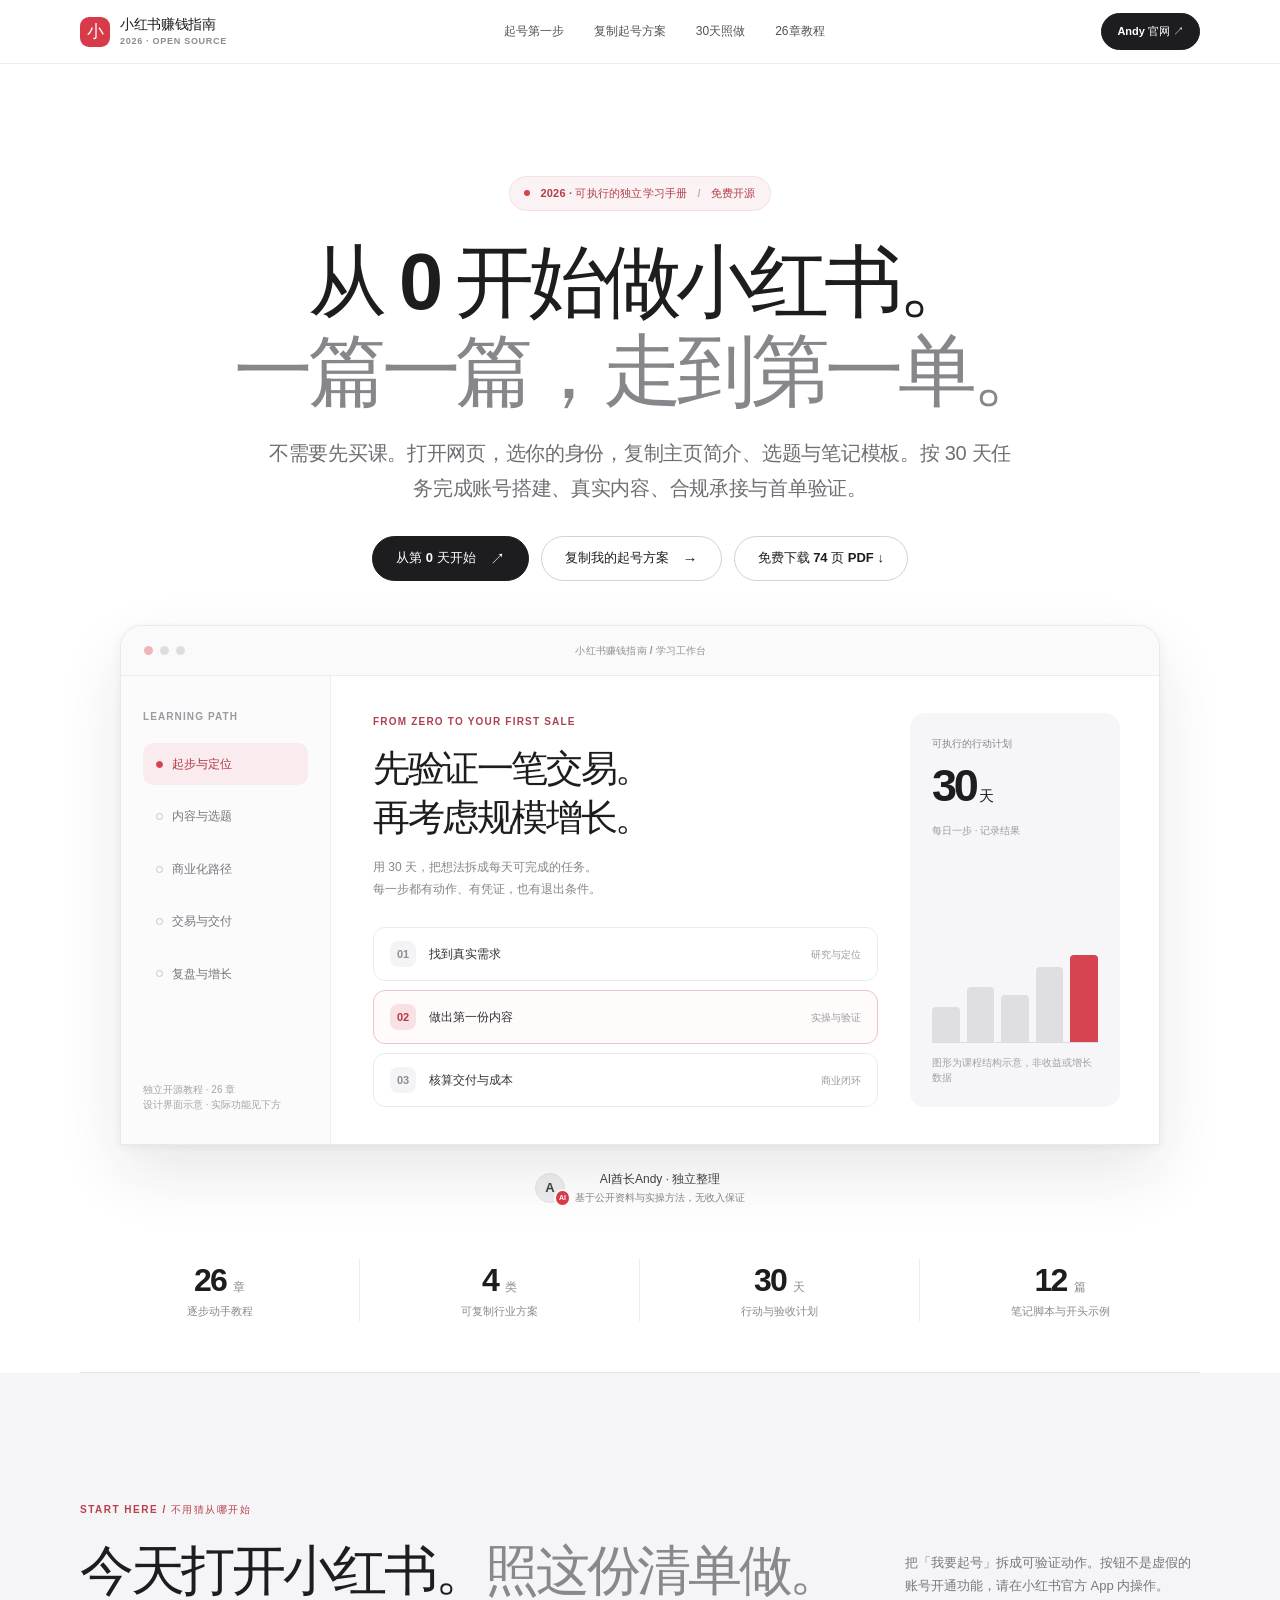
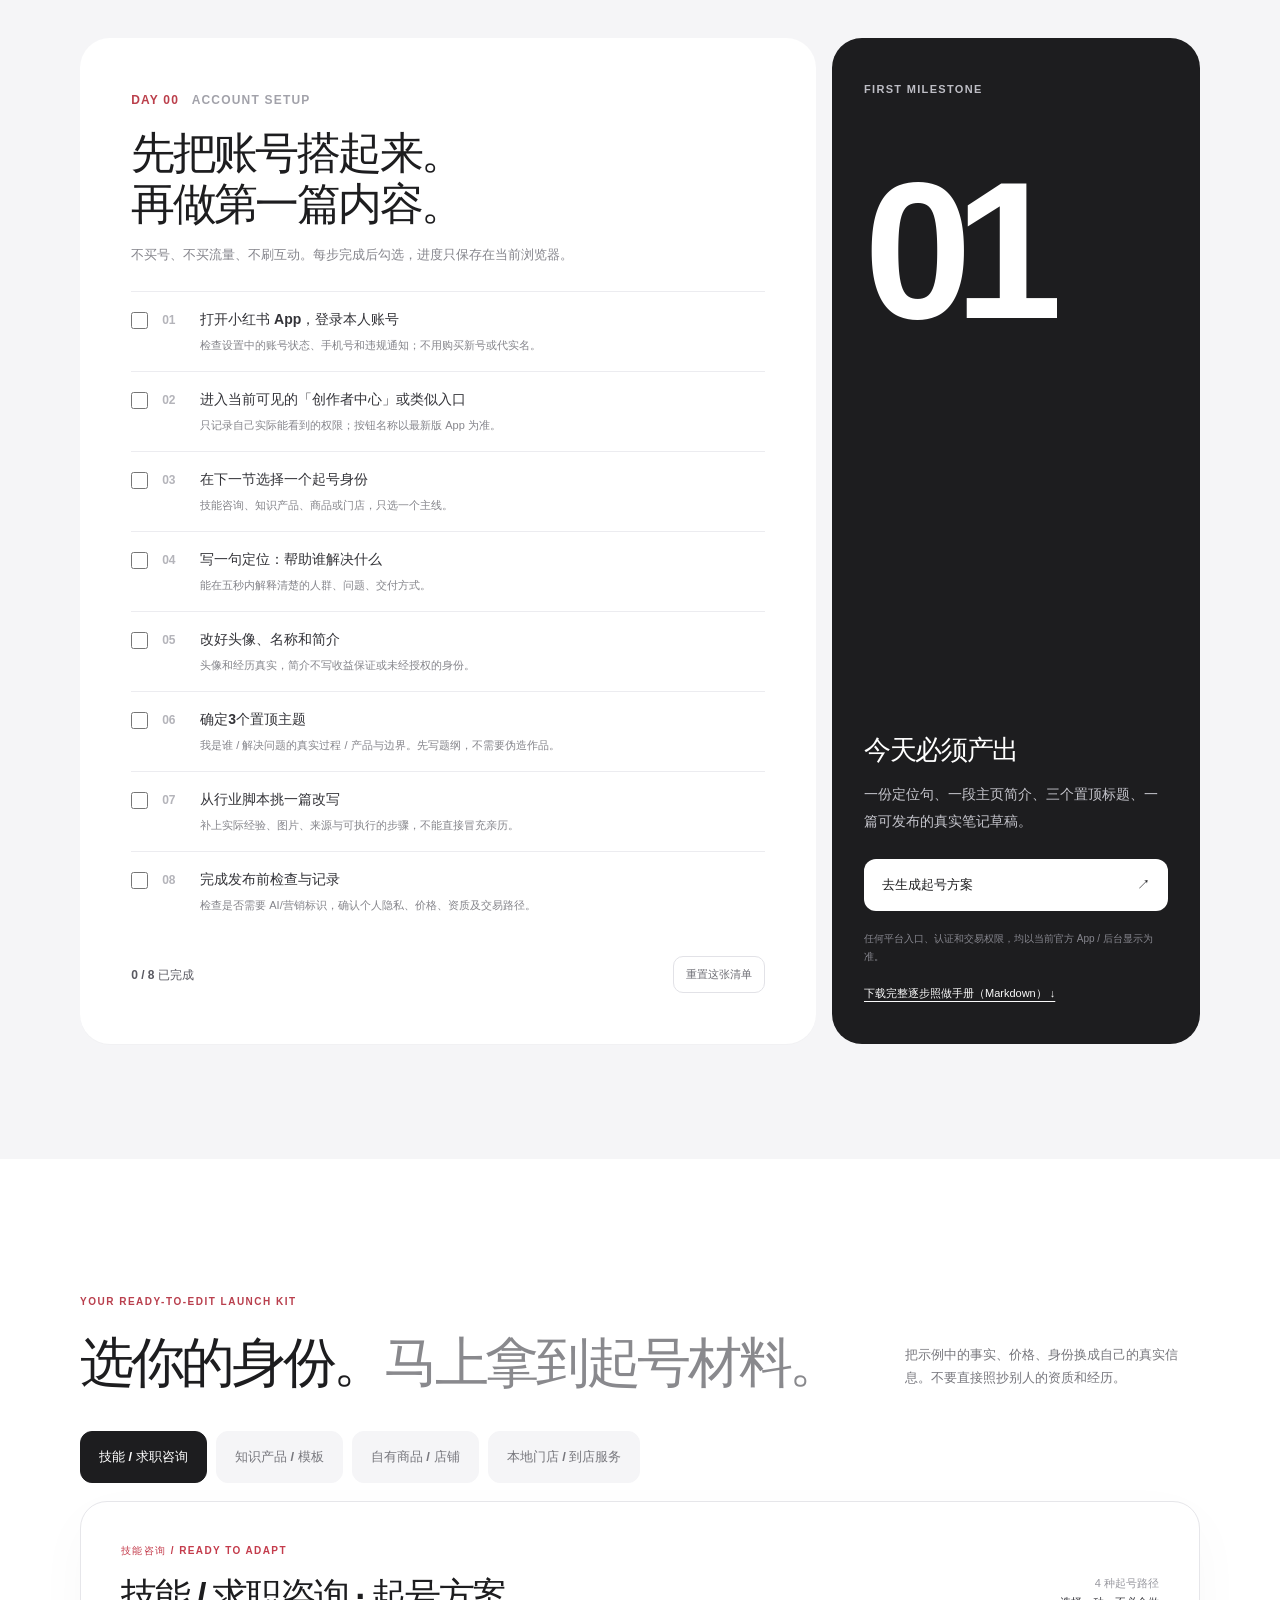
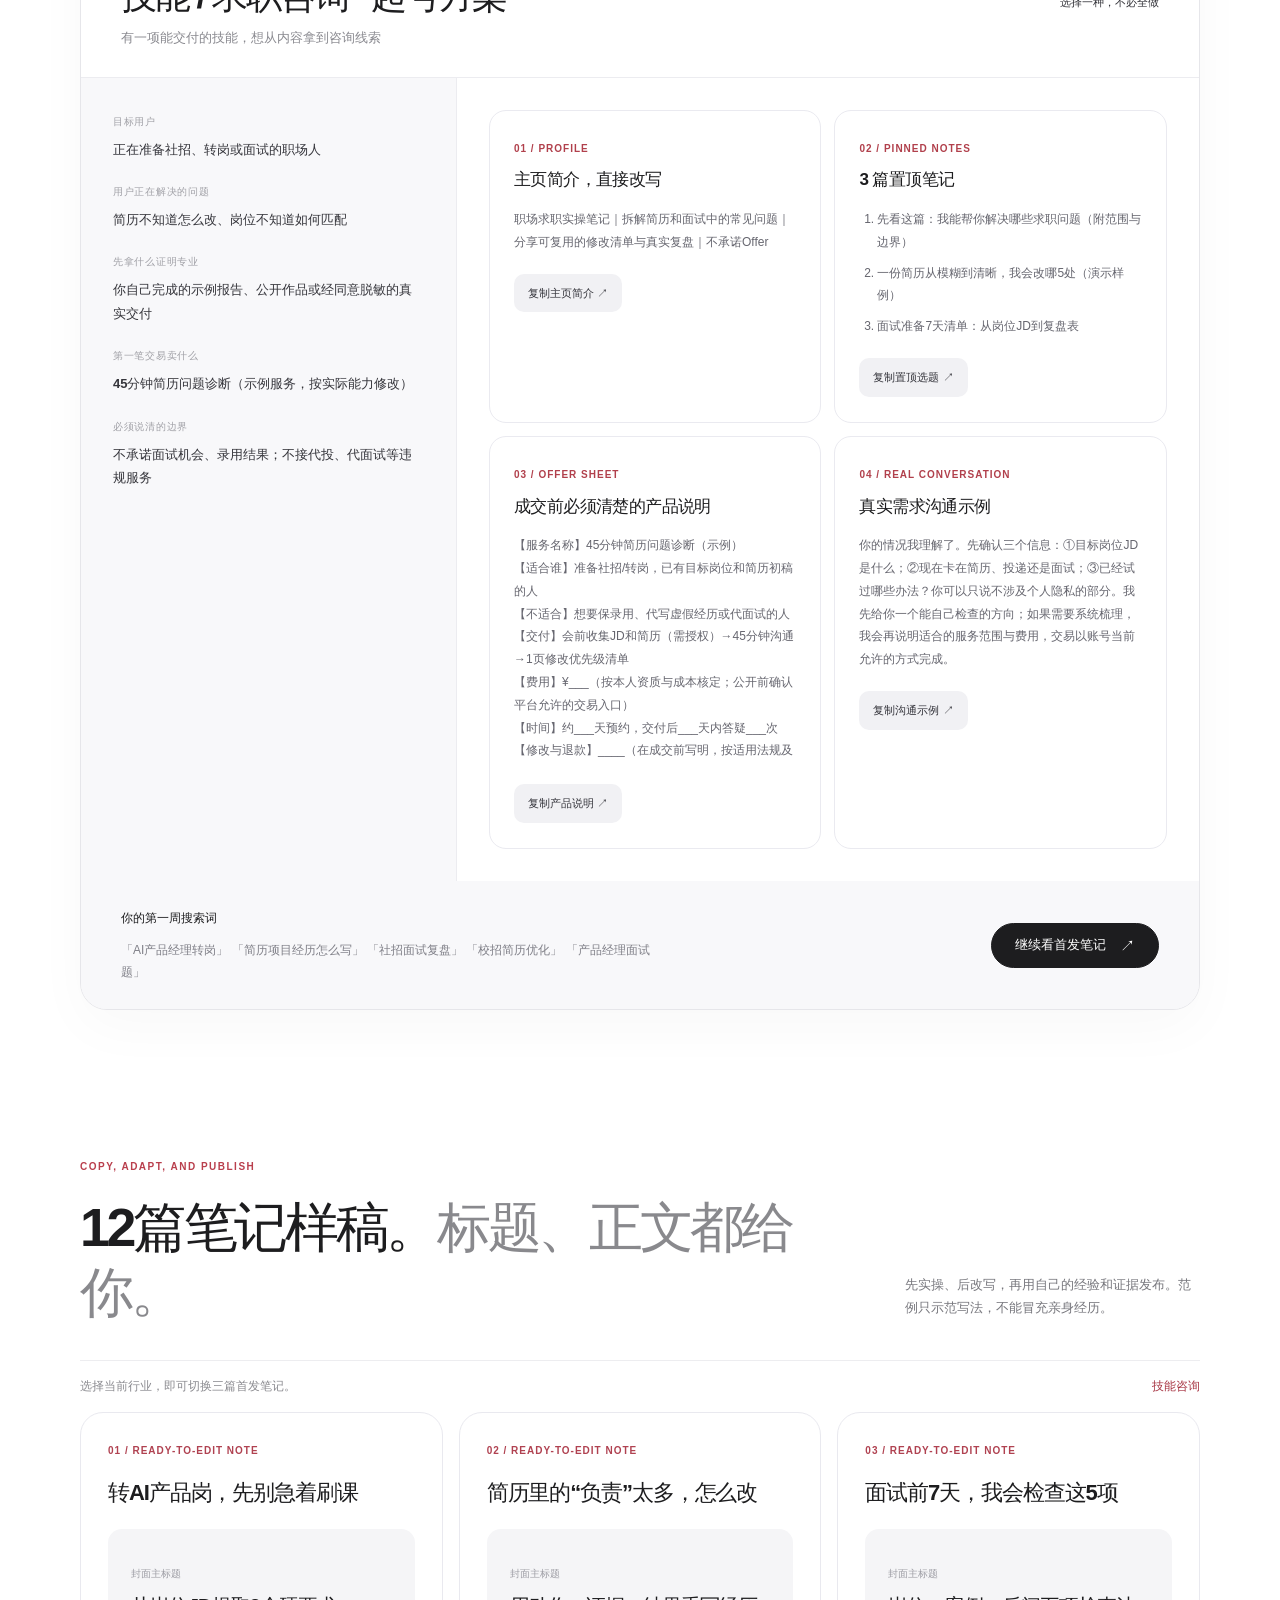
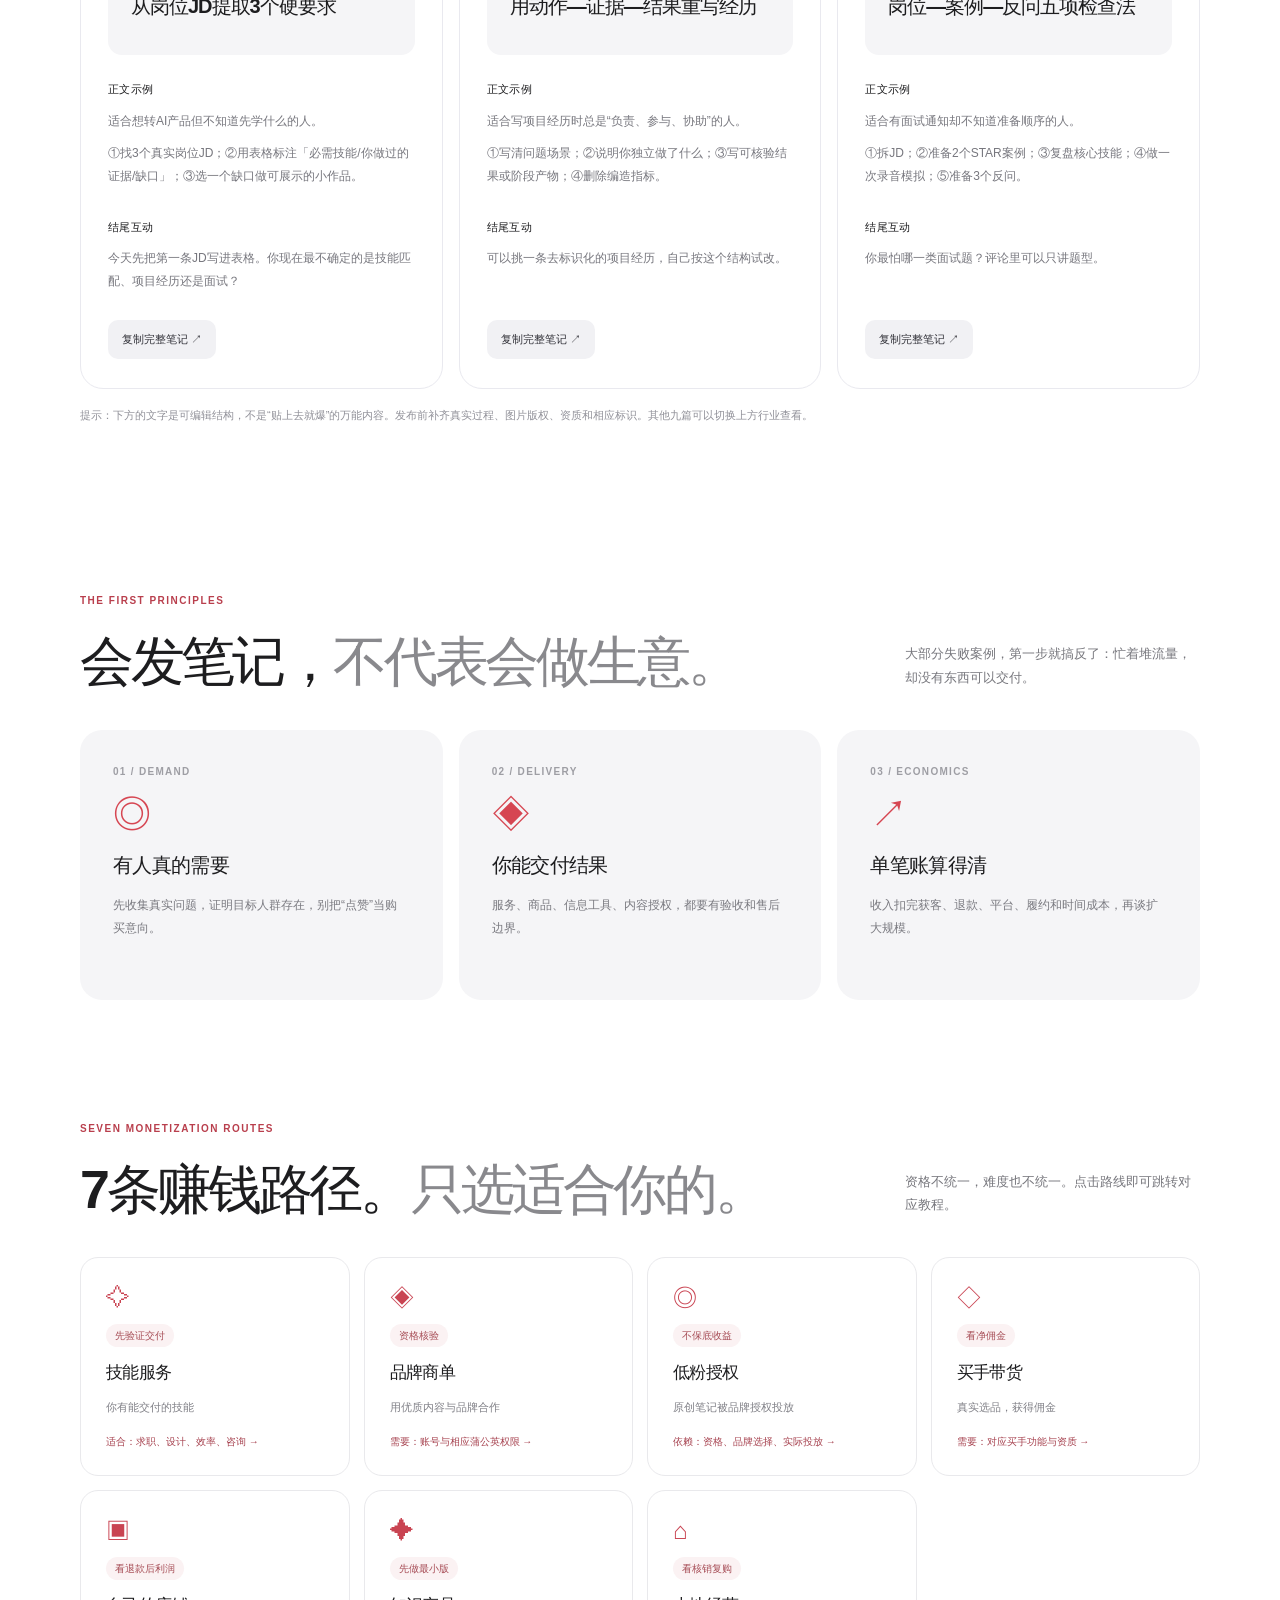
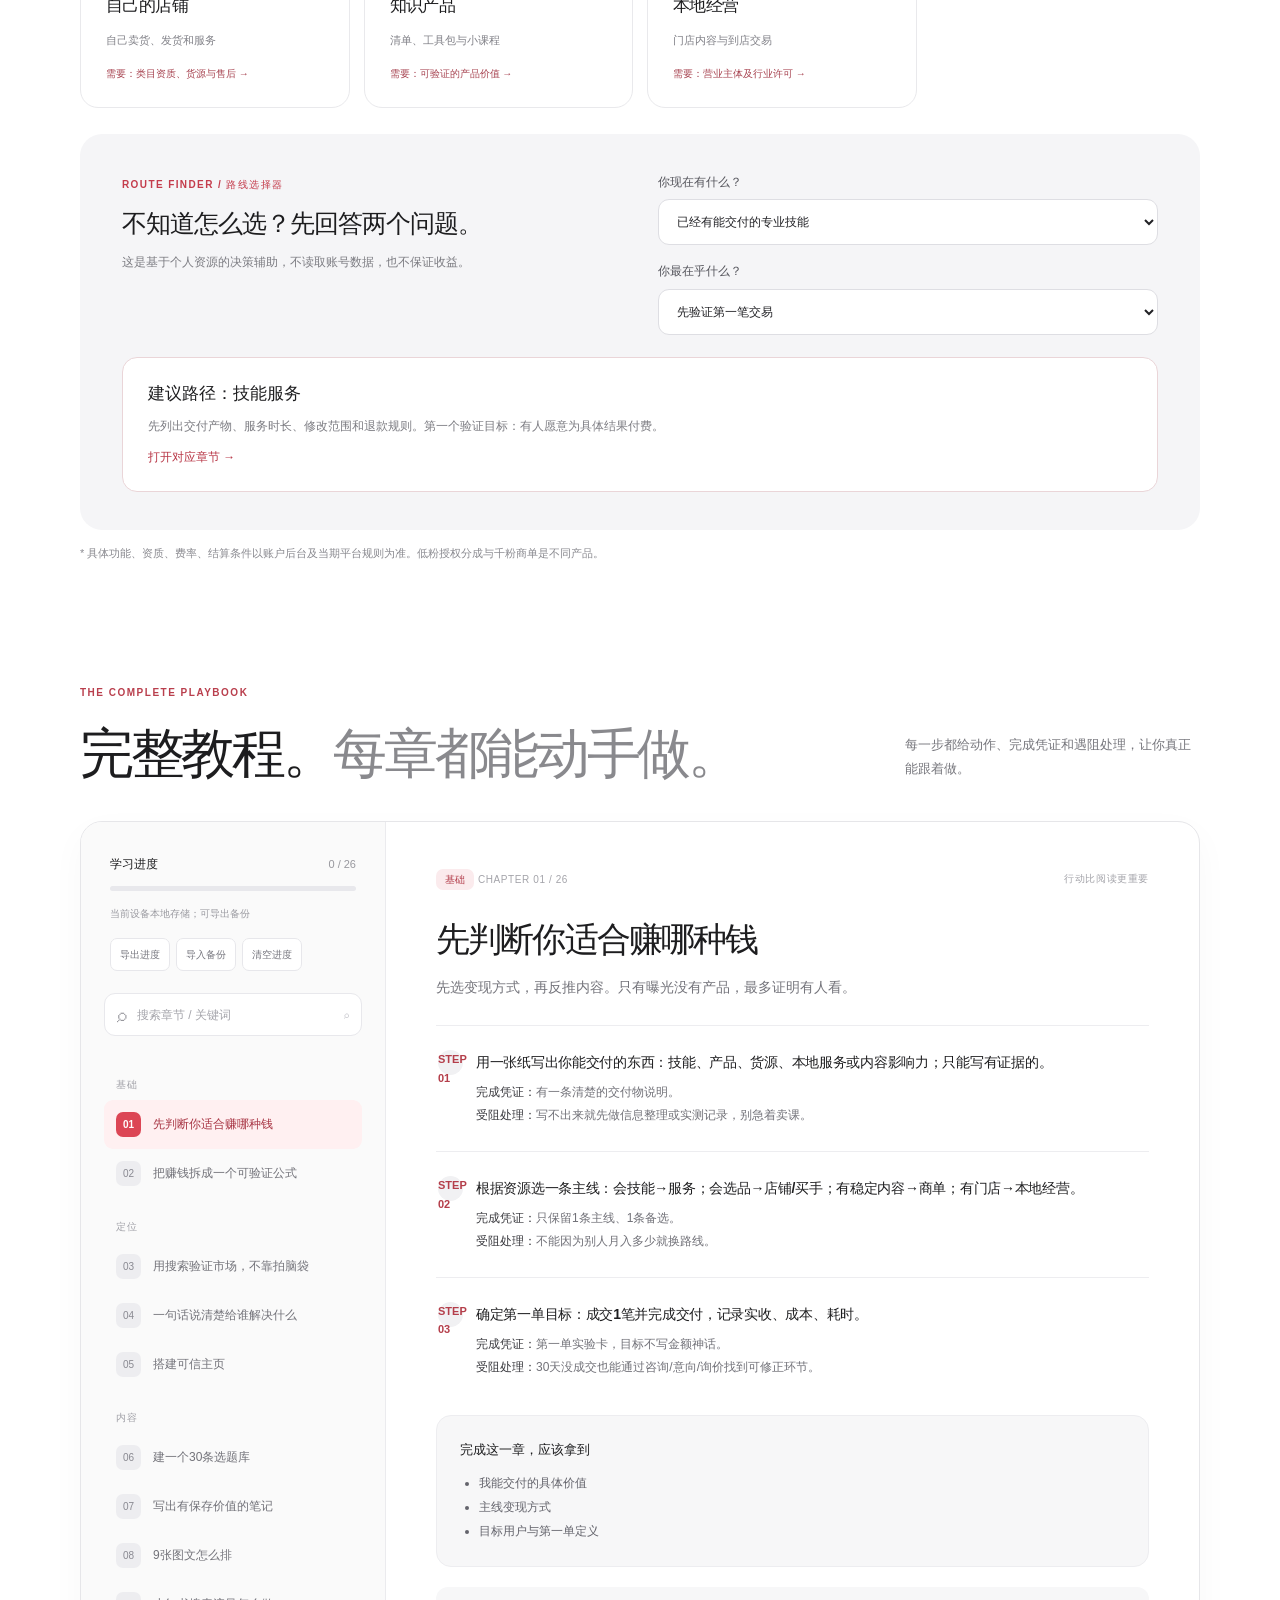
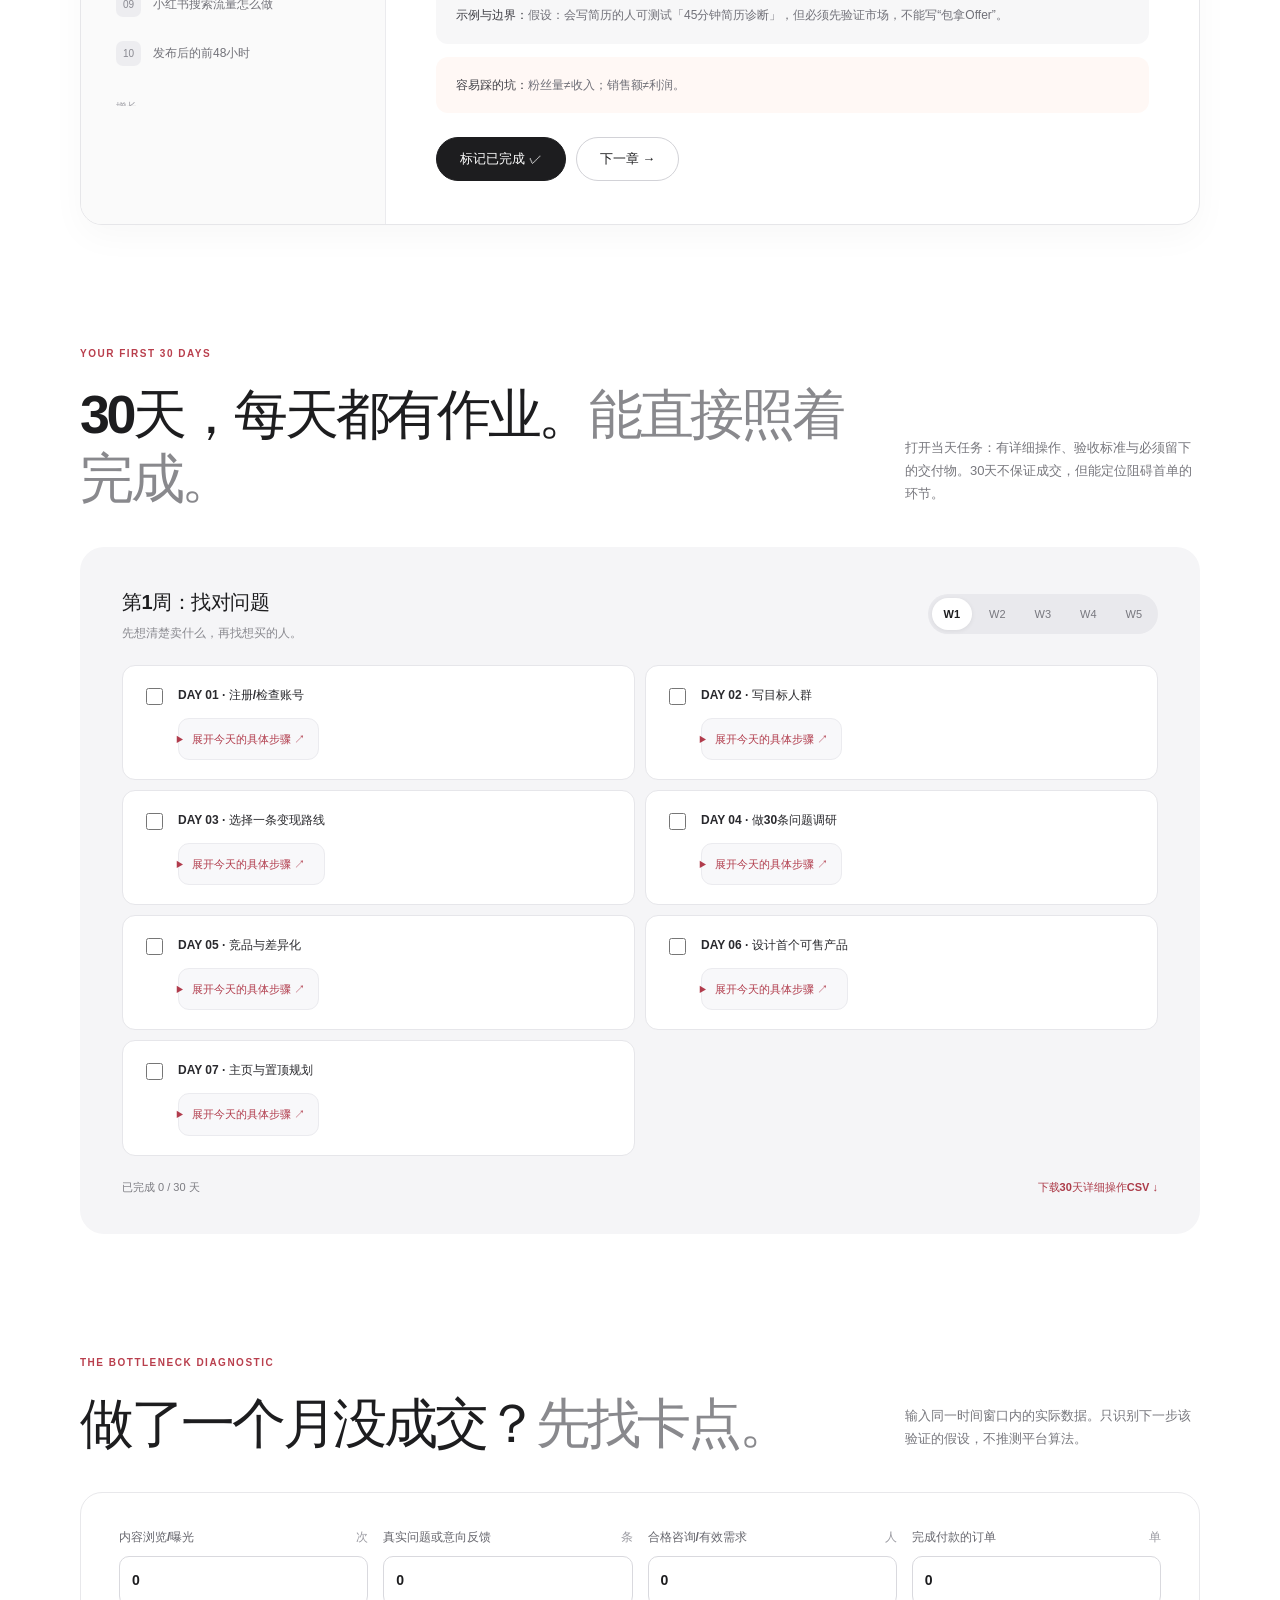
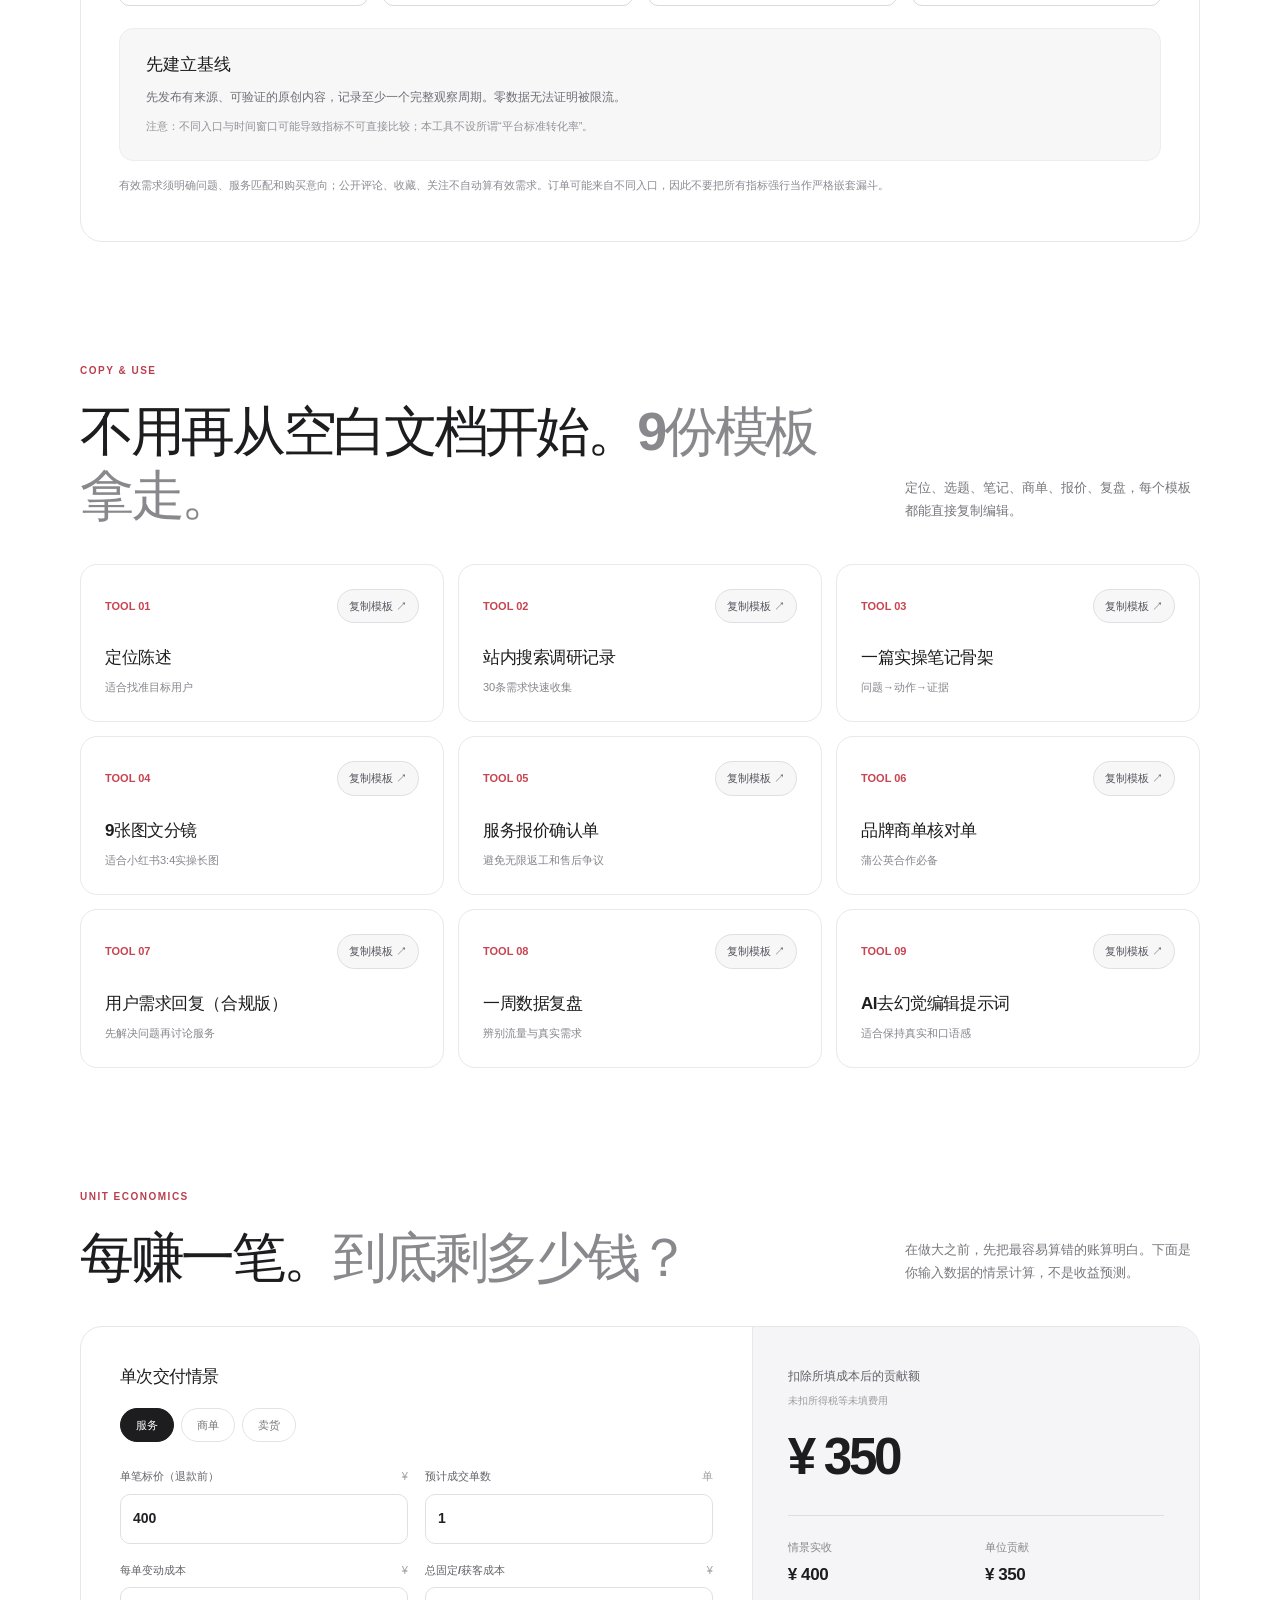
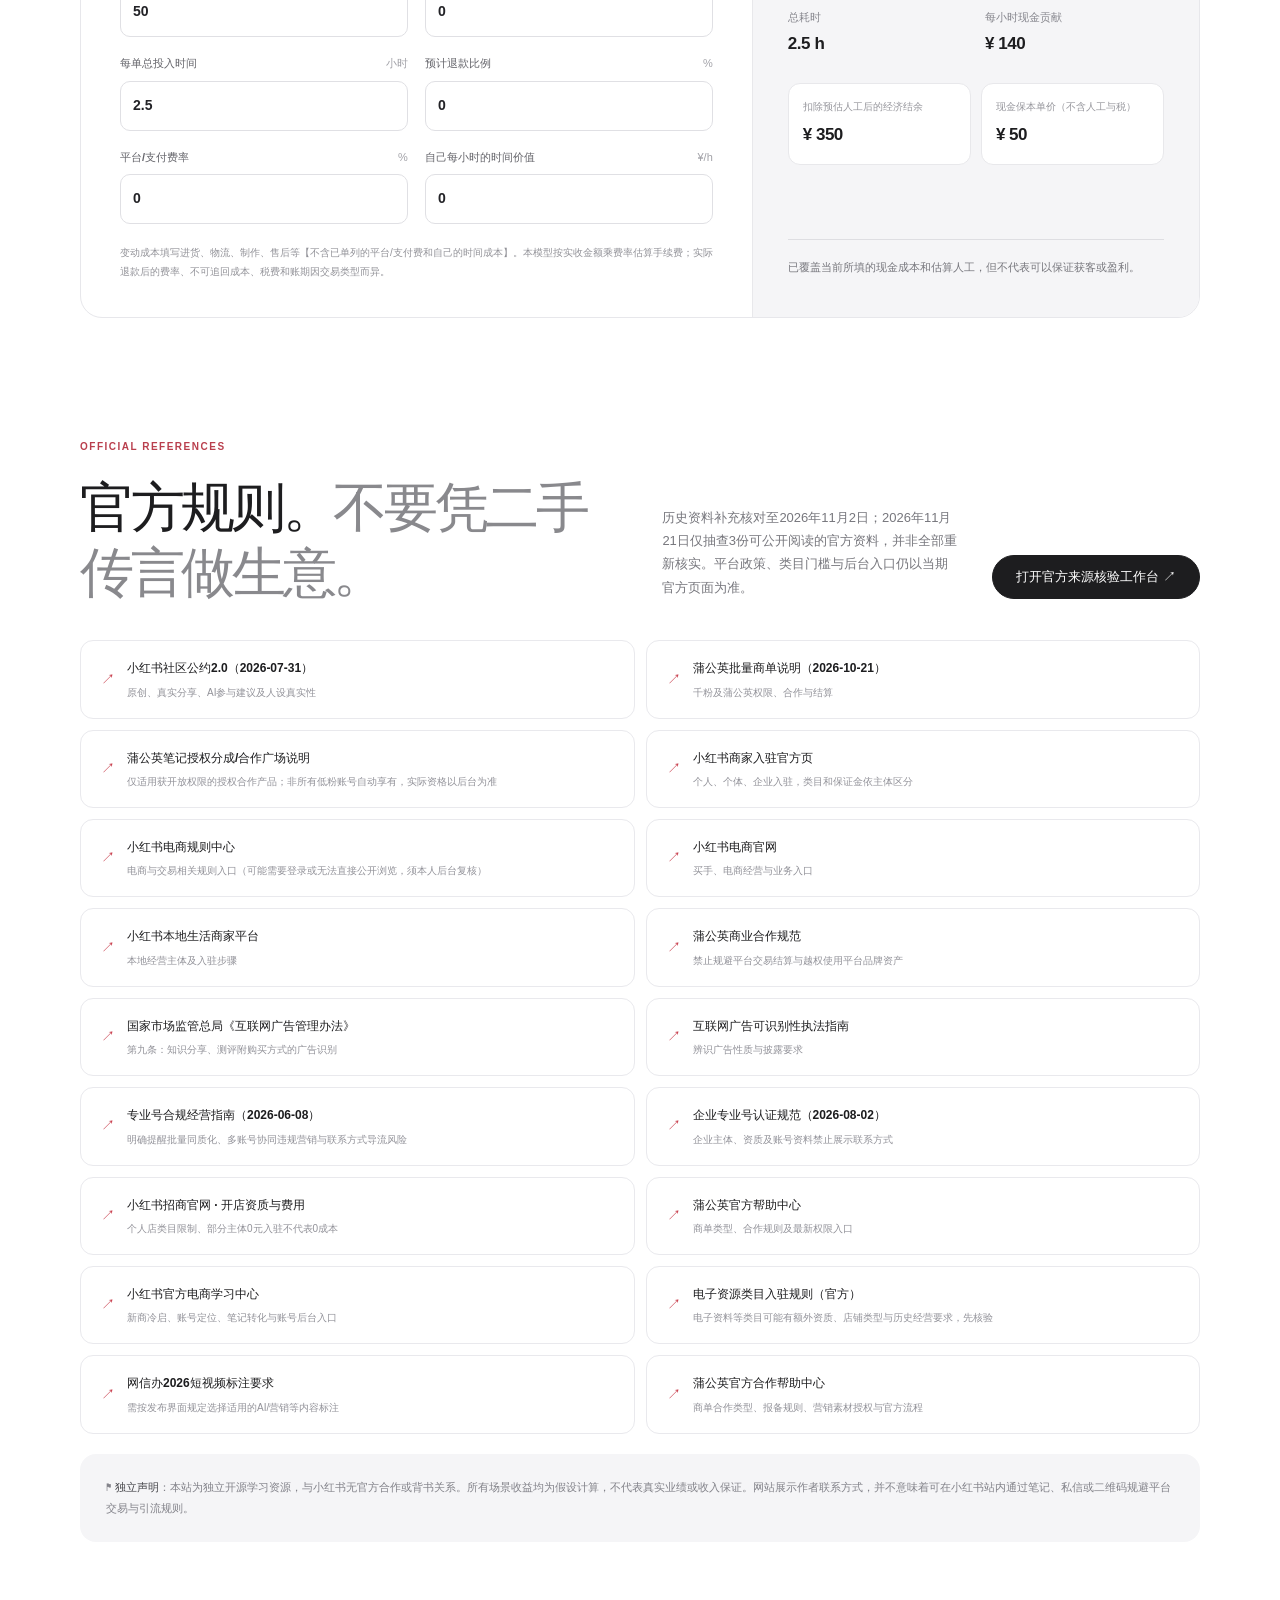
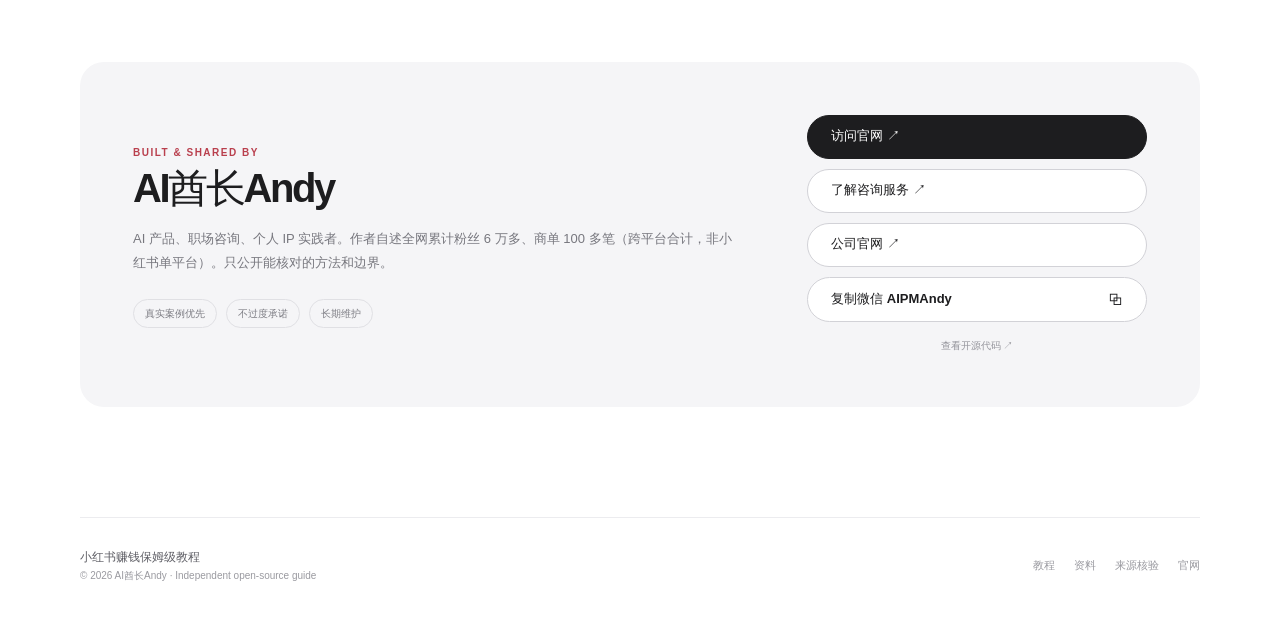
<file: index.html>
<!doctype html>


<html lang="zh-CN">
<head>
<meta charset="utf-8"/><title>小红书起号与变现：30天照做实操手册｜AI酋长Andy</title><meta content="width=device-width,initial-scale=1,viewport-fit=cover" name="viewport"/>
<meta content="light" name="color-scheme"/><meta content="#ffffff" name="theme-color"/>
<meta content="小红书从0起号到变现的免费开源实操手册：4种身份起号方案、12篇可复制笔记、30天逐日行动、26章课程、7条变现路线与利润计算。2026年规则来源可查。" name="description"/>
<meta content="AI酋长Andy" name="author"/>
<meta content="website" property="og:type"/><meta content="小红书赚钱保姆级教程" property="og:site_name"/>
<meta content="小红书赚钱保姆级教程 · 从0到第一单" property="og:title"/><meta content="先验证愿不愿意付钱，再考虑如何涨粉。26章完整实操手册、30天计划、收入成本计算器。" property="og:description"/>
<meta content="https://aipmandy.github.io/xiaohongshu-income-handbook/assets/social-preview.png" property="og:image"/>
<meta content="https://aipmandy.github.io/xiaohongshu-income-handbook/" property="og:url"/>
<meta content="summary_large_image" name="twitter:card"/>
<meta content="1200" property="og:image:width"/><meta content="630" property="og:image:height"/><meta content="小红书赚钱保姆级教程：30天逐日实操、4套起号方案、26章教程" property="og:image:alt"/><meta content="zh_CN" property="og:locale"/>
<meta content="@AIPMAndy" name="twitter:creator"/><meta content="小红书从0起号到变现 · 30天照做实操手册" name="twitter:title"/><meta content="先验证愿不愿意付钱，再考虑如何涨粉。26章完整实操手册、30天计划、收入成本计算器。" name="twitter:description"/><meta content="https://aipmandy.github.io/xiaohongshu-income-handbook/assets/social-preview.png" name="twitter:image"/><meta content="index,follow,max-image-preview:large" name="robots"/><meta content="小红书赚钱,小红书变现,小红书副业,蒲公英商单,小红书开店,小红书买手,小红书教程,AI酋长Andy" name="keywords"/>
<script type="application/ld+json">{"@context":"https://schema.org","@graph":[{"@type":"Person","@id":"https://github.com/AIPMAndy#person","name":"AI酋长Andy","alternateName":["AI Chief Andy","Andy Liu","AIPMAndy"],"url":"https://metaver.vip/","sameAs":["https://x.com/AIPMAndy","https://github.com/AIPMAndy","https://metaver.vip/","https://t.me/AIPMAndy","https://www.threads.com/@andyaipm","https://www.youtube.com/channel/UCo3Uq_DFHKFQxX2vLqEZ8mw","https://space.bilibili.com/100287319","https://www.xiaohongshu.com/user/profile/578dd31382ec3924141f799e","https://aipmandy.github.io/"],"jobTitle":"流量 AI 联合创始人、星觉 AI 创始人"},{"@type":"WebSite","@id":"https://aipmandy.github.io/xiaohongshu-income-handbook/#website","url":"https://aipmandy.github.io/xiaohongshu-income-handbook/","name":"小红书赚钱保姆级教程","description":"小红书从0起号与变现：4套起号方案、12篇样稿、30天逐日实操和26章教程，免费开源。","inLanguage":"zh-CN","author":{"@id":"https://github.com/AIPMAndy#person"},"publisher":{"@id":"https://github.com/AIPMAndy#person"}},{"@type":"LearningResource","@id":"https://aipmandy.github.io/xiaohongshu-income-handbook/#handbook","name":"小红书赚钱保姆级教程（2026）","url":"https://aipmandy.github.io/xiaohongshu-income-handbook/","description":"小红书从0起号与变现：4套起号方案、12篇样稿、30天逐日实操和26章教程，免费开源。","inLanguage":"zh-CN","learningResourceType":"教程","isAccessibleForFree":true,"license":"https://opensource.org/licenses/MIT","dateModified":"2026-11-21","author":{"@id":"https://github.com/AIPMAndy#person"},"image":"https://aipmandy.github.io/xiaohongshu-income-handbook/assets/social-preview.png"}]}</script>
<link href="https://aipmandy.github.io/xiaohongshu-income-handbook/" rel="canonical"/>
<link href="assets/style.css" rel="stylesheet"/>
<link href="assets/favicon.svg" rel="icon" type="image/svg+xml"/></head>
<body>
<a class="skip-link" href="#guide">跳到完整教程</a>
<noscript><div class="noscript-note">本站交互功能需要 JavaScript。你仍可阅读 <a href="docs/complete-handbook.md">完整26章文本教程</a> 与 <a href="templates/30-day-plan.csv">30天CSV清单</a>。</div></noscript>
<div aria-hidden="true" class="bg-orb orb-one"></div><div aria-hidden="true" class="bg-orb orb-two"></div><div aria-hidden="true" class="bg-orb orb-three"></div>
<div aria-hidden="true" class="noise"></div>
<header class="topbar glass">
<a aria-label="返回首页" class="brand" href="#home"><span class="brand-mark">小</span><span class="brand-label">小红书赚钱指南 <small>2026 · OPEN SOURCE</small></span></a>
<nav aria-label="主导航" class="top-nav">
<a href="#start">起号第一步</a><a href="#playbooks">复制起号方案</a><a data-nav="roadmap" href="#roadmap">30天照做</a><a data-nav="guide" href="#guide">26章教程</a>
</nav>
<div class="top-actions"><a class="nav-social" href="https://metaver.vip/" rel="noopener noreferrer" target="_blank">Andy 官网 ↗</a><button aria-controls="mobileLinks" aria-expanded="false" aria-label="打开菜单" class="menu-button" id="mobileMenu" type="button"><span></span><span></span></button></div>
</header>
<nav aria-label="移动导航" class="mobile-links glass" hidden="" id="mobileLinks"><a href="#start">起号第一步</a><a href="#playbooks">复制起号方案</a><a href="#roadmap">30天照做</a><a href="#notes">可直接改写的笔记</a><a href="#guide">26章教程</a><a href="#calculator">利润测算</a><a href="#sources">官方资料</a></nav>
<main>
<section class="hero container" id="home">
<div class="hero-tag"><span class="live-dot"></span> 2026 · 可执行的独立学习手册 <span class="tag-split">/</span> 免费开源</div>
<div class="hero-layout">
<div class="hero-copy">
<h1>从 0 开始做小红书。<br/><span class="gradient-text">一篇一篇，走到第一单。</span></h1>
<p class="hero-sub">不需要先买课。打开网页，选你的身份，复制主页简介、选题与笔记模板。按 30 天任务完成账号搭建、真实内容、合规承接与首单验证。</p>
<div class="hero-buttons"><a class="btn primary" href="#start">从第 0 天开始 <span>↗</span></a><a class="btn secondary" href="#playbooks">复制我的起号方案 <span>→</span></a><a class="btn secondary" href="pdf/xiaohongshu-income-handbook-guide.pdf" download>免费下载 74 页 PDF ↓</a></div>
<div class="hero-cred"><div class="avatars">A<span>AI</span></div><div>AI酋长Andy · 独立整理<br/><small>基于公开资料与实操方法，无收入保证</small></div></div>
</div>
<div aria-label="网站教程界面设计展示。示意展示30天计划的操作结构，不包含真实收入或用户数据" class="hero-visual">
<div class="visual-panel">
<div class="preview-toolbar"><span aria-hidden="true" class="preview-dots"><i></i><i></i><i></i></span><span class="preview-url">小红书赚钱指南 / 学习工作台</span><span class="preview-spacer"></span></div>
<div class="preview-body">
<div aria-hidden="true" class="preview-sidebar">
<div class="preview-sidebar-label">LEARNING PATH</div>
<div class="preview-sidebar-item active"><b></b> 起步与定位</div>
<div class="preview-sidebar-item"><b></b> 内容与选题</div>
<div class="preview-sidebar-item"><b></b> 商业化路径</div>
<div class="preview-sidebar-item"><b></b> 交易与交付</div>
<div class="preview-sidebar-item"><b></b> 复盘与增长</div>
<div class="preview-sidebar-foot">独立开源教程 · 26 章<br/>设计界面示意 · 实际功能见下方</div>
</div>
<div class="preview-main">
<div class="preview-core">
<div class="preview-overline">FROM ZERO TO YOUR FIRST SALE</div>
<h3>先验证一笔交易。<br/>再考虑规模增长。</h3>
<p class="preview-description">用 30 天，把想法拆成每天可完成的任务。<br/>每一步都有动作、有凭证，也有退出条件。</p>
<div class="preview-steps">
<div class="preview-step"><span class="preview-step-index">01</span><strong>找到真实需求</strong><small>研究与定位</small></div>
<div class="preview-step is-current"><span class="preview-step-index">02</span><strong>做出第一份内容</strong><small>实操与验证</small></div>
<div class="preview-step"><span class="preview-step-index">03</span><strong>核算交付与成本</strong><small>商业闭环</small></div>
</div>
</div>
<div aria-hidden="true" class="preview-side-stat">
<span class="slabel">可执行的行动计划</span><span class="snumber">30<span>天</span></span><span class="sdetail">每日一步 · 记录结果</span>
<div class="preview-bars"><i></i><i></i><i></i><i></i><i></i></div><span class="preview-caveat">图形为课程结构示意，非收益或增长数据</span>
</div>
</div>
</div>
</div>
</div>
</div>
<div class="hero-stats"><div><strong>26 <span>章</span></strong><small>逐步动手教程</small></div><div><strong>4 <span>类</span></strong><small>可复制行业方案</small></div><div><strong>30 <span>天</span></strong><small>行动与验收计划</small></div><div><strong>12 <span>篇</span></strong><small>笔记脚本与开头示例</small></div></div>
</section>

<section class="quick-start-shell" id="start"><div class="container">
<div class="section-eyebrow">START HERE / 不用猜从哪开始</div><div class="section-heading"><h2>今天打开小红书。<span>照这份清单做。</span></h2><p>把「我要起号」拆成可验证动作。按钮不是虚假的账号开通功能，请在小红书官方 App 内操作。</p></div>
<div class="launch-layout"><div class="launch-main"><div class="launch-number">DAY 00 <span>ACCOUNT SETUP</span></div><h3>先把账号搭起来。<br/>再做第一篇内容。</h3><p>不买号、不买流量、不刷互动。每步完成后勾选，进度只保存在当前浏览器。</p><div id="launchChecklist" class="launch-checklist"></div><div class="launch-actions"><span id="launchProgress" aria-live="polite">0 / 8 已完成</span><button class="tiny-btn" id="resetLaunch" type="button">重置这张清单</button></div></div><aside class="launch-aside"><div class="launch-aside-tag">FIRST MILESTONE</div><div class="launch-aside-number">01</div><h4>今天必须产出</h4><p>一份定位句、一段主页简介、三个置顶标题、一篇可发布的真实笔记草稿。</p><a href="#playbooks" class="launch-link">去生成起号方案 <span>↗</span></a><div class="launch-small">任何平台入口、认证和交易权限，均以当前官方 App / 后台显示为准。</div><a class="launch-doc-link" href="docs/从零起号到首单-逐步照做版.md" download>下载完整逐步照做手册（Markdown） ↓</a></aside></div></div></section>
<section class="playbooks-section" id="playbooks"><div class="container"><div class="section-eyebrow">YOUR READY-TO-EDIT LAUNCH KIT</div><div class="section-heading"><h2>选你的身份。<span>马上拿到起号材料。</span></h2><p>把示例中的事实、价格、身份换成自己的真实信息。不要直接照抄别人的资质和经历。</p></div>
<div class="persona-tabs" id="personaTabs" role="tablist" aria-label="选择起号方向"></div><div class="persona-panel"><div class="persona-header"><div><span class="micro-label" id="personaTag">SERVICE PLAYBOOK</span><h3 id="personaTitle">技能咨询起号</h3><p id="personaSubtitle">—</p></div><div class="persona-step-count">4 种起号路径<br/><strong>选择一种，不必全做</strong></div></div>
<div class="persona-grid"><div class="persona-facts"><div class="persona-fact"><span>目标用户</span><strong id="personaCustomer">—</strong></div><div class="persona-fact"><span>用户正在解决的问题</span><strong id="personaProblem">—</strong></div><div class="persona-fact"><span>先拿什么证明专业</span><strong id="personaProof">—</strong></div><div class="persona-fact"><span>第一笔交易卖什么</span><strong id="personaOffer">—</strong></div><div class="persona-fact"><span>必须说清的边界</span><strong id="personaBoundary">—</strong></div></div>
<div class="persona-copy-area"><article class="copy-piece"><div><span class="piece-label">01 / PROFILE</span><h4>主页简介，直接改写</h4></div><p id="personaProfile"></p><button type="button" class="copy-button" data-copy="profile">复制主页简介 ↗</button></article><article class="copy-piece"><div><span class="piece-label">02 / PINNED NOTES</span><h4>3 篇置顶笔记</h4></div><ol id="personaPinned"></ol><button type="button" class="copy-button" data-copy="pinned">复制置顶选题 ↗</button></article><article class="copy-piece"><div><span class="piece-label">03 / OFFER SHEET</span><h4>成交前必须清楚的产品说明</h4></div><p id="personaSheet" class="piece-multiline"></p><button type="button" class="copy-button" data-copy="offer_sheet">复制产品说明 ↗</button></article><article class="copy-piece"><div><span class="piece-label">04 / REAL CONVERSATION</span><h4>真实需求沟通示例</h4></div><p id="personaResponse"></p><button type="button" class="copy-button" data-copy="response">复制沟通示例 ↗</button></article></div></div><div class="persona-footer"><div><strong>你的第一周搜索词</strong><p id="personaQueries"></p></div><a href="#notes" class="btn primary">继续看首发笔记 <span>↗</span></a></div></div></div></section>
<section class="notes-library-section" id="notes"><div class="container"><div class="section-eyebrow">COPY, ADAPT, AND PUBLISH</div><div class="section-heading"><h2>12篇笔记样稿。<span>标题、正文都给你。</span></h2><p>先实操、后改写，再用自己的经验和证据发布。范例只示范写法，不能冒充亲身经历。</p></div><div class="notes-toolbar"><span>选择当前行业，即可切换三篇首发笔记。</span><span id="notesIndustry" class="notes-industry-label">技能咨询</span></div><div id="notesCards" class="notes-cards"></div><div class="notes-helper">提示：下方的文字是可编辑结构，不是“贴上去就爆”的万能内容。发布前补齐真实过程、图片版权、资质和相应标识。其他九篇可以切换上方行业查看。</div></div></section>
<section class="container intro-block"><div class="section-eyebrow">THE FIRST PRINCIPLES</div><div class="section-heading"><h2>会发笔记，<span>不代表会做生意。</span></h2><p>大部分失败案例，第一步就搞反了：忙着堆流量，却没有东西可以交付。</p></div><div class="principle-grid"><article class="glass principle-card"><div class="p-index">01 / DEMAND</div><div class="big-sym">◎</div><h3>有人真的需要</h3><p>先收集真实问题，证明目标人群存在，别把“点赞”当购买意向。</p></article><article class="glass principle-card"><div class="p-index">02 / DELIVERY</div><div class="big-sym">◈</div><h3>你能交付结果</h3><p>服务、商品、信息工具、内容授权，都要有验收和售后边界。</p></article><article class="glass principle-card"><div class="p-index">03 / ECONOMICS</div><div class="big-sym">↗</div><h3>单笔账算得清</h3><p>收入扣完获客、退款、平台、履约和时间成本，再谈扩大规模。</p></article></div></section>
<section class="container routes-section" id="routes"><div class="section-eyebrow">SEVEN MONETIZATION ROUTES</div><div class="section-heading"><h2>7条赚钱路径。<span>只选适合你的。</span></h2><p>资格不统一，难度也不统一。点击路线即可跳转对应教程。</p></div>
<div class="route-grid" id="routeGrid"></div>
<div class="decision-card glass" id="routeDecision">
<div><span class="micro-label">ROUTE FINDER / 路线选择器</span><h3>不知道怎么选？先回答两个问题。</h3><p>这是基于个人资源的决策辅助，不读取账号数据，也不保证收益。</p></div>
<div class="decision-inputs"><label>你现在有什么？<select id="routeAsset"><option value="skill">已经有能交付的专业技能</option><option value="product">有货源 / 自有产品</option><option value="shop">有线下门店或到店服务</option><option value="content">能持续创作优质原创内容</option><option value="none">没有明确产品，准备从零开始</option></select></label><label>你最在乎什么？<select id="routeGoal"><option value="first">先验证第一笔交易</option><option value="scale">后续可规模化经营</option><option value="light">先小投入测试</option></select></label></div>
<div aria-live="polite" class="decision-result" id="routeResult"><strong>建议路径：技能服务</strong><p>先确定交付边界与试用反馈，再用内容寻找真实需求。</p><a href="#guide" id="routeLearn">打开对应章节 →</a></div>
</div><div class="route-note">* 具体功能、资质、费率、结算条件以账户后台及当期平台规则为准。低粉授权分成与千粉商单是不同产品。</div></section>
<section class="guide-section" id="guide"><div class="container"><div class="section-eyebrow">THE COMPLETE PLAYBOOK</div><div class="section-heading"><h2>完整教程。<span>每章都能动手做。</span></h2><p>每一步都给动作、完成凭证和遇阻处理，让你真正能跟着做。</p></div>
<div class="study-shell glass"><aside class="study-side" id="studySide"><div class="study-progress"><div class="progress-top"><strong>学习进度</strong><span id="progressLabel">0 / 26</span></div><div class="progress-track"><span id="progressFill"></span></div><small>当前设备本地存储；可导出备份</small><div class="progress-tools"><button id="exportProgress" type="button">导出进度</button><button id="importProgress" type="button">导入备份</button><button id="resetProgress" type="button">清空进度</button></div><input accept="application/json,.json" aria-label="选择进度备份文件" class="visually-hidden" id="importProgressFile" type="file"/></div><label class="search-box"><span aria-hidden="true">⌕</span><input aria-label="搜索章节" autocomplete="off" id="chapterSearch" placeholder="搜索章节 / 关键词" type="search"/><span class="keyboard-hint">⌕</span></label><div aria-label="章节目录" class="chapter-list" id="chapterList"></div></aside>
<div class="study-content"><div class="reading-top"><div><span class="chapter-category" id="chapterCategory">基础</span> <span class="chapter-number" id="chapterNumber">CHAPTER 01 / 26</span></div><span class="reading-time">行动比阅读更重要</span></div><h3 id="chapterTitle">—</h3><p class="chapter-lead" id="chapterLead"></p><div class="steps" id="chapterSteps"></div><div class="chapter-check glass-inner"><h4>完成这一章，应该拿到</h4><ul id="chapterCheck"></ul></div><div id="chapterExample"></div><div id="chapterPitfalls"></div><div id="chapterSources"></div><div class="reader-actions"><button class="btn primary" id="markDone">标记已完成 ✓</button><button class="btn secondary" id="nextChapter">下一章 →</button></div></div></div></div></section>
<section class="container roadmap-section" id="roadmap"><div class="section-eyebrow">YOUR FIRST 30 DAYS</div><div class="section-heading"><h2>30天，每天都有作业。<span>能直接照着完成。</span></h2><p>打开当天任务：有详细操作、验收标准与必须留下的交付物。30天不保证成交，但能定位阻碍首单的环节。</p></div><div class="roadmap-shell glass"><div class="roadmap-header"><div><strong id="roadmapTitle">第1周：找对问题</strong><p id="roadmapDesc">别急着发，先有主线变现方式。</p></div><div aria-label="计划周次" class="week-tabs" role="group"><button class="week-tab active" data-week="1">W1</button><button class="week-tab" data-week="2">W2</button><button class="week-tab" data-week="3">W3</button><button class="week-tab" data-week="4">W4</button><button class="week-tab" data-week="5">W5</button></div></div><div class="days-list" id="daysList"></div><div class="roadmap-bottom"><span id="dayProgress">已完成 0 / 30 天</span><a download="" href="templates/30-day-operations.csv">下载30天详细操作CSV ↓</a></div></div></section>
<section class="container diagnostic-section" id="diagnostic"><div class="section-eyebrow">THE BOTTLENECK DIAGNOSTIC</div><div class="section-heading"><h2>做了一个月没成交？<span>先找卡点。</span></h2><p>输入同一时间窗口内的实际数据。只识别下一步该验证的假设，不推测平台算法。</p></div>
<div class="diagnostic-panel glass"><div class="diag-grid"><label>内容浏览/曝光 <span>次</span><input id="diagViews" inputmode="numeric" min="0" type="number" value="0"/></label><label>真实问题或意向反馈 <span>条</span><input id="diagInterest" inputmode="numeric" min="0" type="number" value="0"/></label><label>合格咨询/有效需求 <span>人</span><input id="diagLeads" inputmode="numeric" min="0" type="number" value="0"/></label><label>完成付款的订单 <span>单</span><input id="diagOrders" inputmode="numeric" min="0" type="number" value="0"/></label></div>
<div aria-live="polite" class="diag-output" id="diagOutput"><strong>先采集基线</strong><p>没有实际记录时先跑一组原创内容实验。</p></div>
<p class="diag-footnote">有效需求须明确问题、服务匹配和购买意向；公开评论、收藏、关注不自动算有效需求。订单可能来自不同入口，因此不要把所有指标强行当作严格嵌套漏斗。</p></div></section>
<section class="container tools-section" id="templates"><div class="section-eyebrow">COPY &amp; USE</div><div class="section-heading"><h2>不用再从空白文档开始。<span>9份模板拿走。</span></h2><p>定位、选题、笔记、商单、报价、复盘，每个模板都能直接复制编辑。</p></div><div class="tool-grid" id="toolGrid"></div></section>
<section class="container calc-section" id="calculator"><div class="section-eyebrow">UNIT ECONOMICS</div><div class="section-heading"><h2>每赚一笔。<span>到底剩多少钱？</span></h2><p>在做大之前，先把最容易算错的账算明白。下面是你输入数据的情景计算，不是收益预测。</p></div><div class="calculator glass"><div class="calc-fields"><div class="calc-title">单次交付情景</div><div class="calc-selectors"><button class="preset active" data-preset="service">服务</button><button class="preset" data-preset="brand">商单</button><button class="preset" data-preset="store">卖货</button></div><div class="calc-grid">
<label>单笔标价（退款前） <span>¥</span><input id="calcPrice" inputmode="decimal" min="0" step="1" type="number" value="400"/></label>
<label>预计成交单数 <span>单</span><input id="calcQty" inputmode="numeric" min="0" step="1" type="number" value="1"/></label>
<label>每单变动成本 <span>¥</span><input id="calcCost" inputmode="decimal" min="0" step="1" type="number" value="50"/></label>
<label>总固定/获客成本 <span>¥</span><input id="calcFixed" inputmode="decimal" min="0" step="1" type="number" value="0"/></label>
<label>每单总投入时间 <span>小时</span><input id="calcHours" inputmode="decimal" min="0" step="0.5" type="number" value="2.5"/></label>
<label>预计退款比例 <span>%</span><input id="calcRefund" inputmode="decimal" max="100" min="0" step="1" type="number" value="0"/></label><label>平台/支付费率 <span>%</span><input id="calcPlatform" inputmode="decimal" max="100" min="0" step="0.1" type="number" value="0"/></label><label>自己每小时的时间价值 <span>¥/h</span><input id="calcLabor" inputmode="decimal" min="0" step="10" type="number" value="0"/></label></div>
<p class="calc-detail">变动成本填写进货、物流、制作、售后等【不含已单列的平台/支付费和自己的时间成本】。本模型按实收金额乘费率估算手续费；实际退款后的费率、不可追回成本、税费和账期因交易类型而异。</p></div>
<div class="calc-result"><div class="result-label">扣除所填成本后的贡献额 <small>未扣所得税等未填费用</small></div><div class="result-big" id="calcNet">¥ 350</div><div class="result-grid"><div><span>情景实收</span><strong id="calcGross">¥ 400</strong></div><div><span>单位贡献</span><strong id="calcUnit">¥ 350</strong></div><div><span>总耗时</span><strong id="calcTotalHours">2.5 h</strong></div><div><span>每小时现金贡献</span><strong id="calcHourly">¥ 140</strong></div></div><div class="result-extended"><div><span>扣除预估人工后的经济结余</span><strong id="calcEconomic">¥ 350</strong></div><div><span>现金保本单价（不含人工与税）</span><strong id="calcBreakEven">¥ 50</strong></div></div><div class="result-tip" id="calcAdvice">当前情景为正贡献，但还要检查税费、固定成本和真实需求。</div></div></div></section>
<section class="container sources-section" id="sources"><div class="section-eyebrow">OFFICIAL REFERENCES</div><div class="section-heading"><h2>官方规则。<span>不要凭二手传言做生意。</span></h2><p>历史资料补充核对至2026年11月2日；2026年11月21日仅抽查3份可公开阅读的官方资料，并非全部重新核实。平台政策、类目门槛与后台入口仍以当期官方页面为准。</p><p><a class="btn primary" href="source-audit.html">打开官方来源核验工作台 ↗</a></p></div><div class="sources-grid" id="sourcesGrid"></div><div class="disclaimer glass">⚑ <strong>独立声明</strong>：本站为独立开源学习资源，与小红书无官方合作或背书关系。所有场景收益均为假设计算，不代表真实业绩或收入保证。网站展示作者联系方式，并不意味着可在小红书站内通过笔记、私信或二维码规避平台交易与引流规则。</div></section>
<section class="container about-section" id="about"><div class="author-panel glass"><div><span class="section-eyebrow">BUILT &amp; SHARED BY</span><h2>AI酋长Andy</h2><p>AI 产品、职场咨询、个人 IP 实践者。作者自述全网累计粉丝 6 万多、商单 100 多笔（跨平台合计，非小红书单平台）。只公开能核对的方法和边界。</p><div class="author-facts"><span>真实案例优先</span><span>不过度承诺</span><span>长期维护</span></div></div><div class="author-actions"><a class="btn primary" href="https://metaver.vip/" rel="noopener noreferrer" target="_blank">访问官网 ↗</a><a class="btn secondary" href="https://metaver.vip/services" rel="noopener noreferrer" target="_blank">了解咨询服务 ↗</a><a class="btn secondary" href="https://www.a6no1.cn/" rel="noopener noreferrer" target="_blank">公司官网 ↗</a><button class="btn outline" id="copyWechat">复制微信 AIPMAndy <span>⧉</span></button><a class="minor-link" href="https://github.com/AIPMAndy/xiaohongshu-income-handbook" rel="noopener noreferrer" target="_blank">查看开源代码 ↗</a></div></div></section>
</main>
<footer class="footer container"><div><strong>小红书赚钱保姆级教程</strong><span>© 2026 AI酋长Andy · Independent open-source guide</span></div><div><a href="#guide">教程</a><a href="#sources">资料</a><a href="source-audit.html">来源核验</a><a href="https://metaver.vip/" rel="noopener noreferrer" target="_blank">官网</a></div></footer>
<div aria-live="polite" class="toast" id="toast" role="status"></div>
<script src="assets/data.js"></script><script src="assets/blueprints.js"></script><script src="assets/app.js"></script><script src="assets/blueprints-ui.js"></script>
</body></html>
</file>
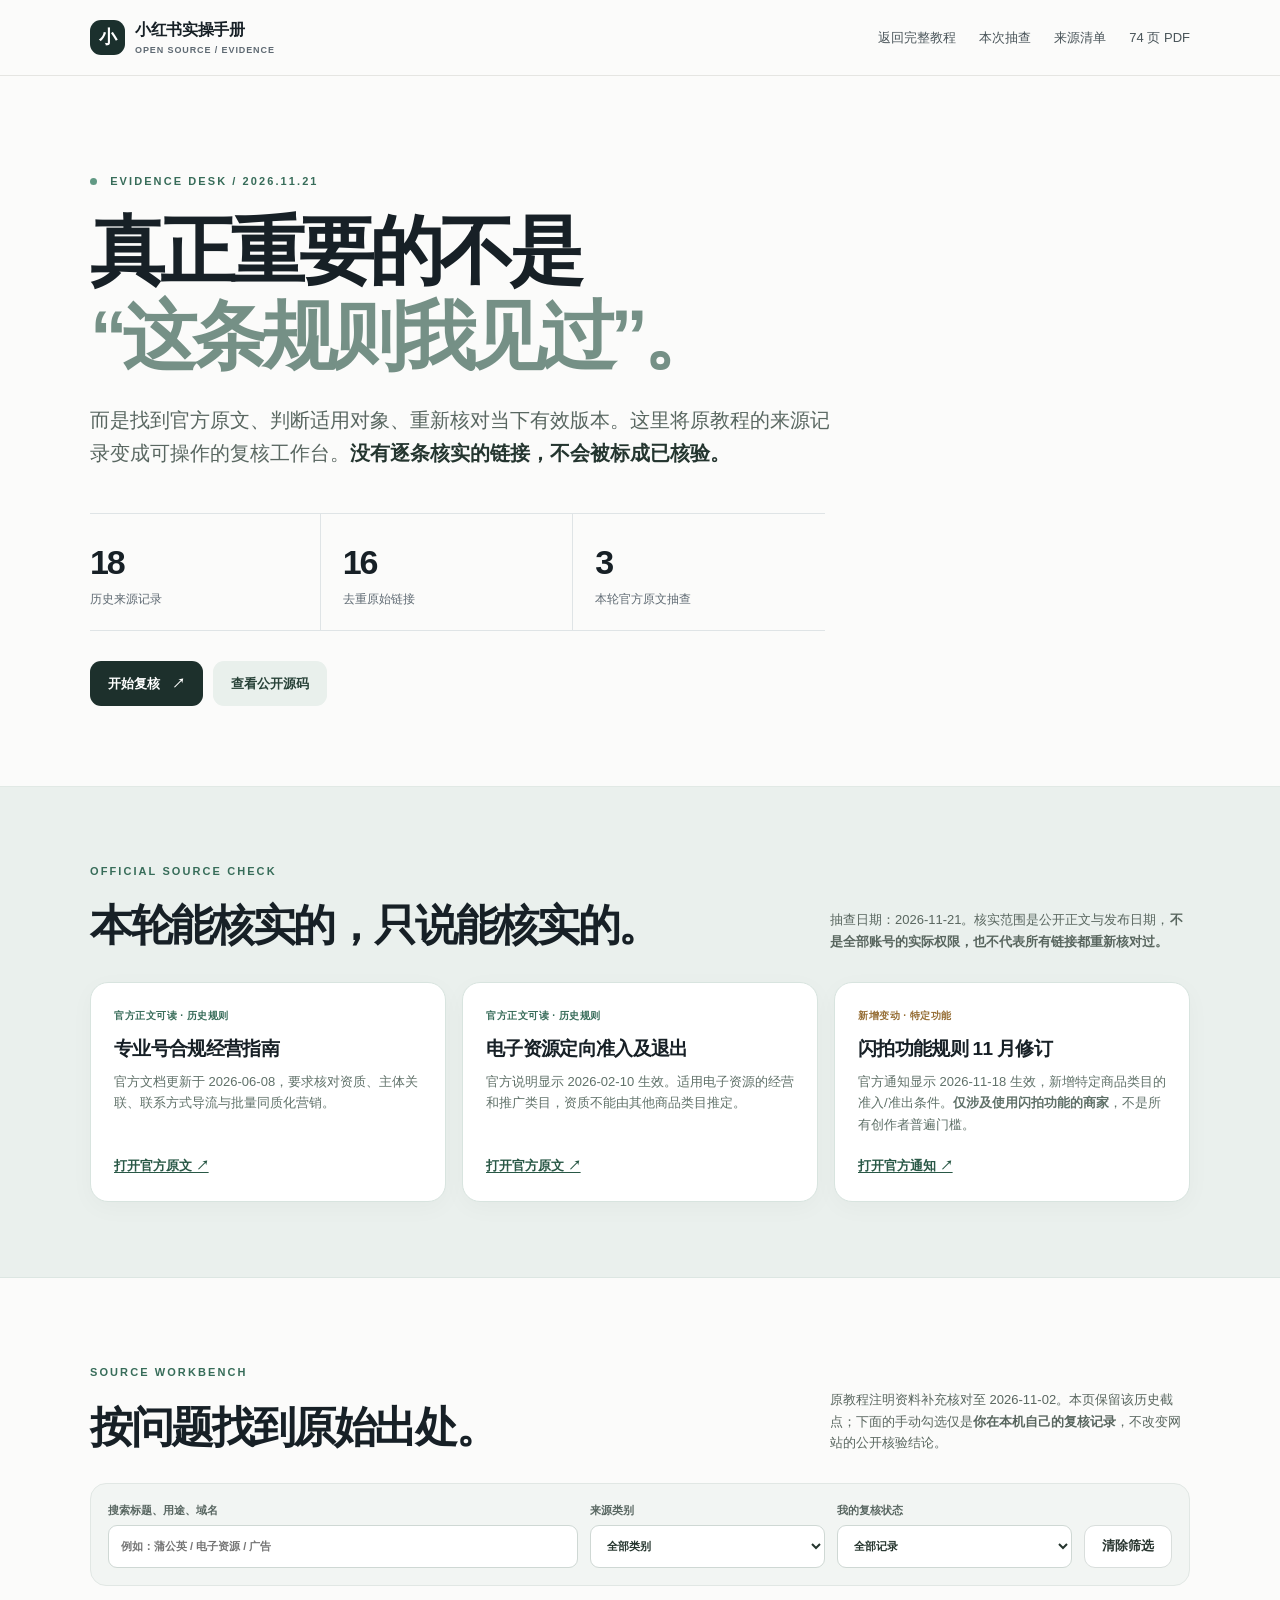
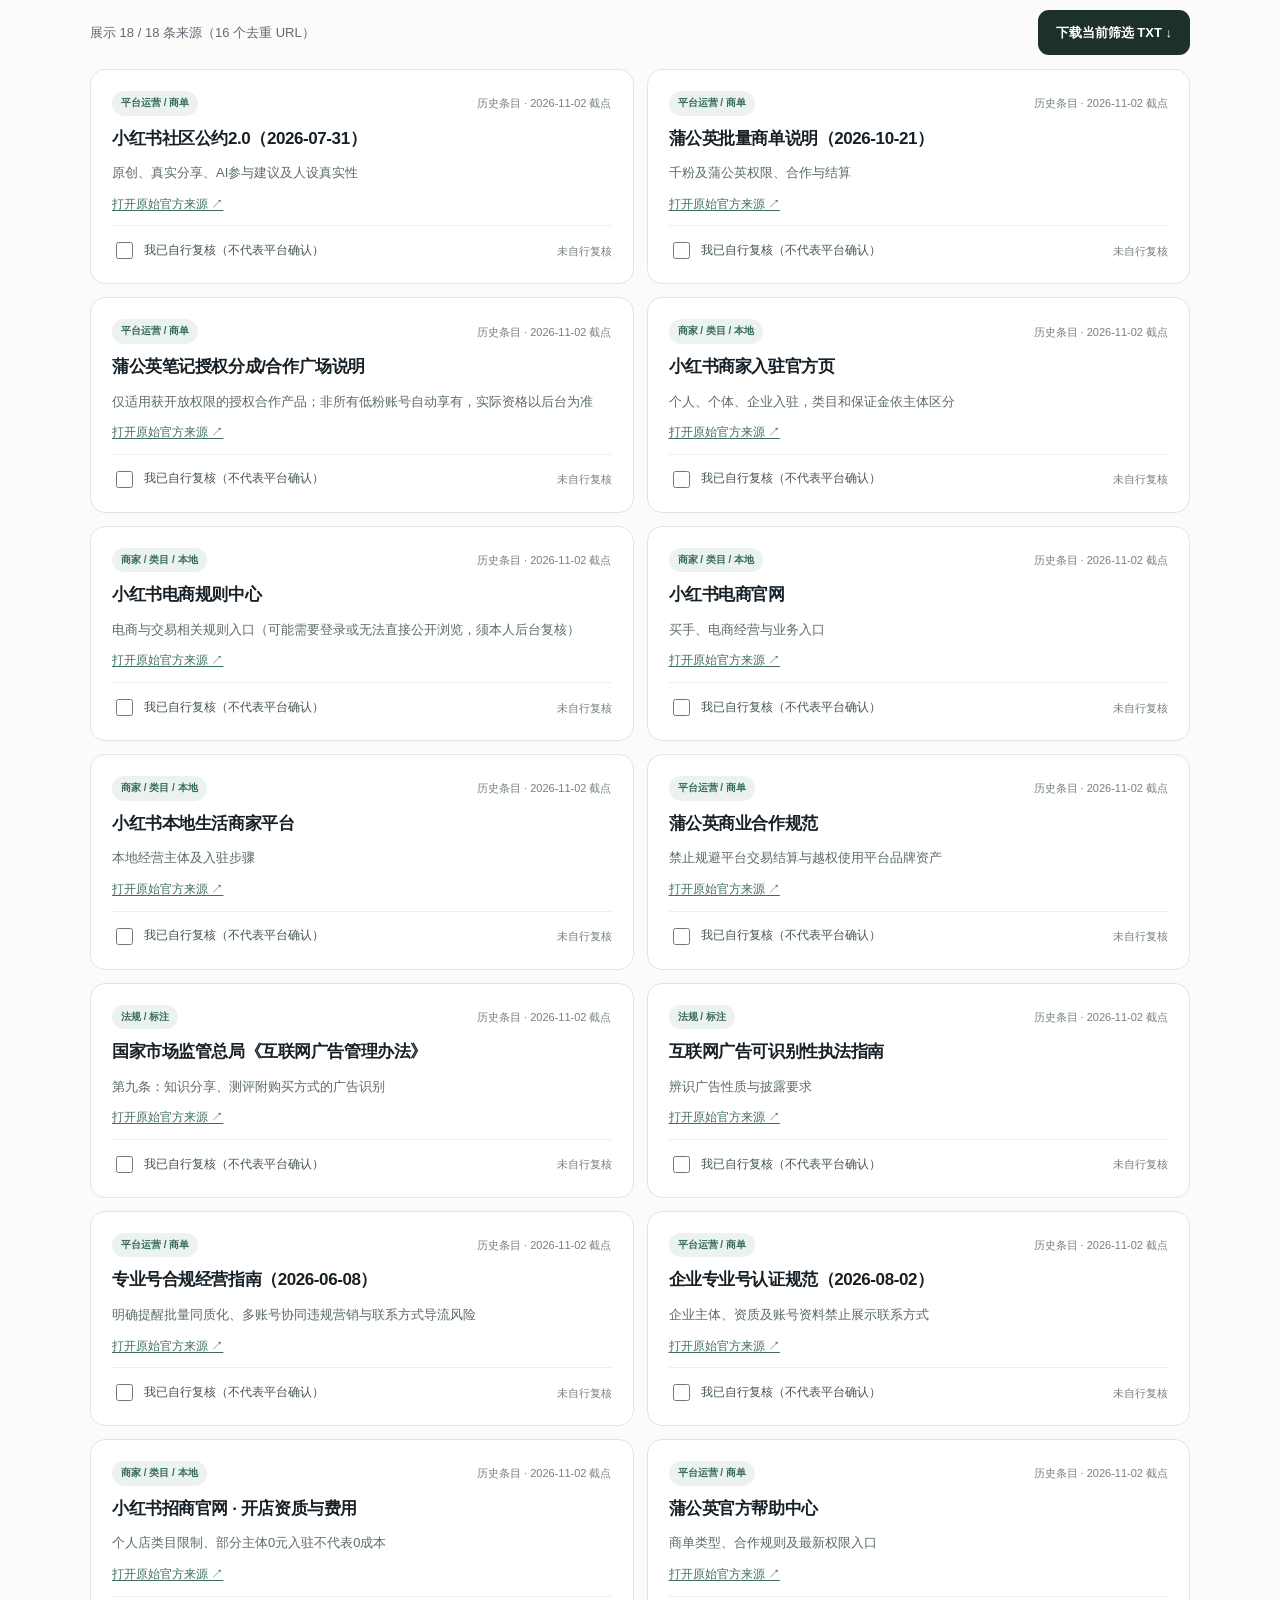
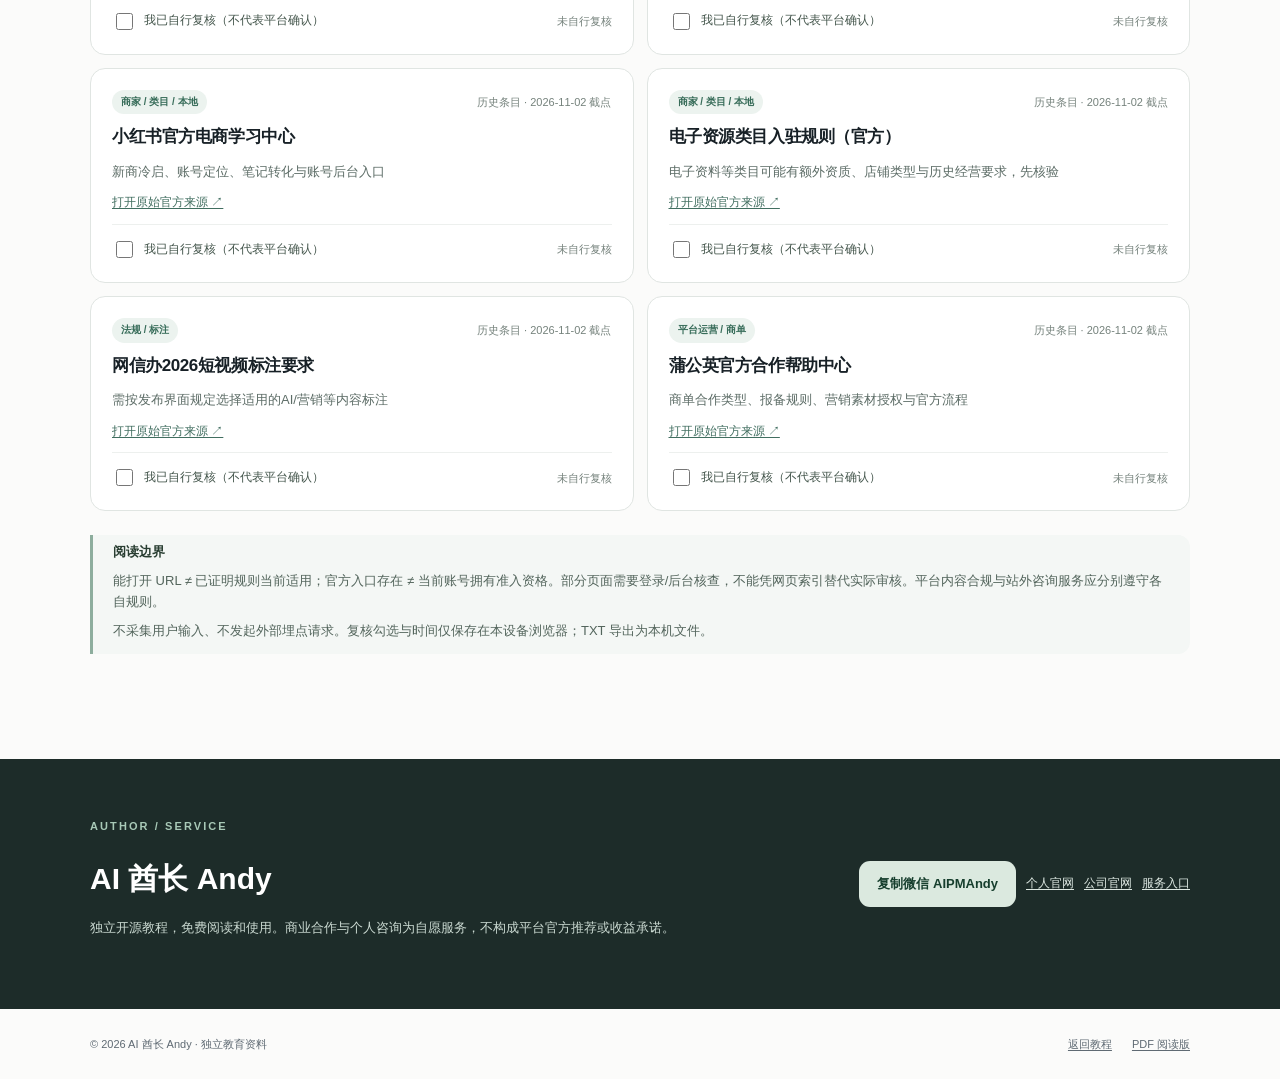
<file: source-audit.html>
<!doctype html>
<html lang="zh-CN">
<head>
<meta charset="utf-8">
<meta name="viewport" content="width=device-width,initial-scale=1,viewport-fit=cover">
<meta name="color-scheme" content="light">
<title>小红书官方来源核验工作台｜规则变更与复核清单｜AI 酋长 Andy</title>
<meta name="description" content="从小红书起号教程的原始来源记录生成可搜索、分类的官方规则索引；标注实际抽查范围，支持逐条人工复核、浏览器本地记录和 TXT 导出。">
<meta name="author" content="AI酋长Andy">
<meta name="robots" content="index,follow,max-image-preview:large">
<link rel="canonical" href="https://aipmandy.github.io/xiaohongshu-income-handbook/source-audit.html">
<meta property="og:type" content="article">
<meta property="og:title" content="小红书官方来源核验工作台">
<meta property="og:description" content="18 条历史来源，16 个去重链接。链接与规则当前有效性必须分别检查；无后台权限的内容不冒充已核实。">
<meta property="og:url" content="https://aipmandy.github.io/xiaohongshu-income-handbook/source-audit.html">
<meta property="og:image" content="https://aipmandy.github.io/xiaohongshu-income-handbook/assets/social-preview.png">
<meta property="og:locale" content="zh_CN">
<link rel="icon" href="assets/favicon.svg" type="image/svg+xml">
<link rel="stylesheet" href="assets/source-audit.css">
<script type="application/ld+json">{"@context":"https://schema.org","@type":"WebPage","@id":"https://aipmandy.github.io/xiaohongshu-income-handbook/source-audit.html#webpage","url":"https://aipmandy.github.io/xiaohongshu-income-handbook/source-audit.html","name":"小红书官方来源核验工作台","description":"教程原始来源索引与可下载的人工复核清单。历史资料核对日期与新增抽查日期严格区分。","dateModified":"2026-11-21","inLanguage":"zh-CN","isPartOf":{"@type":"WebSite","name":"小红书起号与变现实操手册","url":"https://aipmandy.github.io/xiaohongshu-income-handbook/"},"author":{"@type":"Person","name":"AI 酋长 Andy","url":"https://metaver.vip/","sameAs":["https://github.com/AIPMAndy"]},"publisher":{"@type":"Organization","name":"上海安迪星觉科技有限公司","url":"https://www.a6no1.cn/"},"citation":[{"@type":"WebPage","url":"https://ad.xiaohongshu.com/next_help/docs/cfa457375a0dffd3bd04453f42b9731e","name":"专业号合规经营指南"},{"@type":"WebPage","url":"https://school.xiaohongshu.com/rule/detail/66682","name":"电子资源定向准入及退出规则"},{"@type":"WebPage","url":"https://school.xiaohongshu.com/rule/detail/119980","name":"闪拍功能管理规则修订通知"}]}</script>
<script src="assets/data.js" defer></script>
<script src="assets/source-audit.js" defer></script>
</head>
<body>
<a class="skip" href="#sourceResults">跳到来源结果</a>
<header class="topbar"><div class="wrap nav"><a class="brand" href="./"><span class="mark">小</span><span>小红书实操手册 <small>OPEN SOURCE / EVIDENCE</small></span></a><nav aria-label="页面导航"><a href="./">返回完整教程</a><a href="#updates">本次抽查</a><a href="#filters">来源清单</a><a href="pdf/xiaohongshu-income-handbook-guide.pdf" target="_blank" rel="noopener">74 页 PDF</a></nav></div></header>
<main>
<section class="hero wrap">
<p class="eyebrow"><span class="dot"></span> EVIDENCE DESK / 2026.11.21</p>
<h1>真正重要的不是<br><em>“这条规则我见过”。</em></h1>
<p class="lede">而是找到官方原文、判断适用对象、重新核对当下有效版本。这里将原教程的来源记录变成可操作的复核工作台。<strong>没有逐条核实的链接，不会被标成已核验。</strong></p>
<div class="stats" aria-label="来源规模"><div><strong id="recordCount">—</strong><span>历史来源记录</span></div><div><strong id="urlCount">—</strong><span>去重原始链接</span></div><div><strong>3</strong><span>本轮官方原文抽查</span></div></div>
<div class="cta-row"><a class="button primary" href="#filters">开始复核 <span aria-hidden="true">↗</span></a><a class="button light" href="https://github.com/AIPMAndy/xiaohongshu-income-handbook" target="_blank" rel="noopener noreferrer">查看公开源码</a></div>
</section>
<section class="paper" id="updates"><div class="wrap">
<div class="section-head"><div><p class="eyebrow">OFFICIAL SOURCE CHECK</p><h2>本轮能核实的，只说能核实的。</h2></div><p>抽查日期：2026-11-21。核实范围是公开正文与发布日期，<strong>不是全部账号的实际权限，也不代表所有链接都重新核对过。</strong></p></div>
<div class="spot-grid">
<article class="spot"><span class="spot-tag">官方正文可读 · 历史规则</span><h3>专业号合规经营指南</h3><p>官方文档更新于 2026-06-08，要求核对资质、主体关联、联系方式导流与批量同质化营销。</p><a href="https://ad.xiaohongshu.com/next_help/docs/cfa457375a0dffd3bd04453f42b9731e" target="_blank" rel="noopener noreferrer">打开官方原文 ↗</a></article>
<article class="spot"><span class="spot-tag">官方正文可读 · 历史规则</span><h3>电子资源定向准入及退出</h3><p>官方说明显示 2026-02-10 生效。适用电子资源的经营和推广类目，资质不能由其他商品类目推定。</p><a href="https://school.xiaohongshu.com/rule/detail/66682" target="_blank" rel="noopener noreferrer">打开官方原文 ↗</a></article>
<article class="spot"><span class="spot-tag new">新增变动 · 特定功能</span><h3>闪拍功能规则 11 月修订</h3><p>官方通知显示 2026-11-18 生效，新增特定商品类目的准入/准出条件。<strong>仅涉及使用闪拍功能的商家</strong>，不是所有创作者普遍门槛。</p><a href="https://school.xiaohongshu.com/rule/detail/119980" target="_blank" rel="noopener noreferrer">打开官方通知 ↗</a></article>
</div></div></section>
<section class="wrap workspace" id="filters">
<div class="section-head"><div><p class="eyebrow">SOURCE WORKBENCH</p><h2>按问题找到原始出处。</h2></div><p>原教程注明资料补充核对至 2026-11-02。本页保留该历史截点；下面的手动勾选仅是<strong>你在本机自己的复核记录</strong>，不改变网站的公开核验结论。</p></div>
<div class="toolbar">
<label class="search">搜索标题、用途、域名<input id="search" type="search" placeholder="例如：蒲公英 / 电子资源 / 广告" autocomplete="off"></label>
<label>来源类别<select id="category"><option value="all">全部类别</option><option value="platform">平台运营 / 商单</option><option value="merchant">商家 / 类目 / 本地</option><option value="law">法规 / 标注</option></select></label>
<label>我的复核状态<select id="reviewStatus"><option value="all">全部记录</option><option value="pending">待自行复核</option><option value="reviewed">我已复核</option></select></label>
<button id="reset" class="button outline" type="button">清除筛选</button>
</div>
<div class="result-line"><p id="resultCount" aria-live="polite">正在加载历史来源…</p><button id="export" class="button dark" type="button">下载当前筛选 TXT ↓</button></div>
<div id="sourceResults" class="source-list" aria-live="polite"></div>
<div class="method"><strong>阅读边界</strong><p>能打开 URL ≠ 已证明规则当前适用；官方入口存在 ≠ 当前账号拥有准入资格。部分页面需要登录/后台核查，不能凭网页索引替代实际审核。平台内容合规与站外咨询服务应分别遵守各自规则。</p><p>不采集用户输入、不发起外部埋点请求。复核勾选与时间仅保存在本设备浏览器；TXT 导出为本机文件。</p></div>
</section>
<section class="contact"><div class="wrap contact-row"><div><p class="eyebrow">AUTHOR / SERVICE</p><h2>AI 酋长 Andy</h2><p>独立开源教程，免费阅读和使用。商业合作与个人咨询为自愿服务，不构成平台官方推荐或收益承诺。</p></div><div class="contact-links"><button id="copyWechat" class="button primary" type="button">复制微信 AIPMAndy</button><a href="https://metaver.vip/" target="_blank" rel="noopener noreferrer">个人官网</a><a href="https://www.a6no1.cn/" target="_blank" rel="noopener noreferrer">公司官网</a><a href="https://metaver.vip/services" target="_blank" rel="noopener noreferrer">服务入口</a></div></div></section>
</main>
<footer class="wrap footer"><span>© 2026 AI 酋长 Andy · 独立教育资料</span><a href="./">返回教程</a><a href="pdf/xiaohongshu-income-handbook-guide.pdf">PDF 阅读版</a></footer>
<div id="notice" class="sr-only" role="status" aria-live="polite"></div>
<noscript><p class="noscript">此工作台的筛选和导出需要 JavaScript；不启用脚本时仍可访问上方列出的官方资料和 <a href="./#sources">原教程来源清单</a>。</p></noscript>
</body></html>
</file>
<file: assets/style.css>
/* Xiaohongshu Income Handbook — Editorial White / Apple-inspired redesign, 2026.10 */
:root {
  color-scheme: light;
  --bg:#fff; --bg2:#f5f5f7; --ink:#161617; --muted:#6e6e73; --soft:#86868b;
  --red:#db3945; --pink:#fff0f1; --blue:#0066cc; --line:#e5e5e8;
  --glass:#fff; --glass2:#fff; --radius:24px; --max:1120px;
  font-family:-apple-system,BlinkMacSystemFont,'SF Pro Display','SF Pro Text','PingFang SC','Noto Sans SC','Microsoft YaHei',sans-serif;
  font-synthesis:none;
}
* {box-sizing:border-box}
html {scroll-behavior:smooth;scroll-padding-top:90px;overflow-x:clip}
body {margin:0;background:var(--bg);color:var(--ink);font-size:14px;line-height:1.7;min-width:320px;overflow-x:clip;-webkit-font-smoothing:antialiased}
a {color:inherit;text-decoration:none}
button,input,select {font:inherit}
button {cursor:pointer}
button,a,input,select {-webkit-tap-highlight-color:transparent}
::selection {background:#f8cfd2;color:#242428}
.container {width:min(var(--max),calc(100% - 72px));margin-inline:auto}
.noise,.bg-orb {display:none!important}
.glass {background:#fff;border:1px solid var(--line);box-shadow:none;backdrop-filter:none;-webkit-backdrop-filter:none}
.skip-link{position:absolute;top:-100px;left:20px;z-index:100;padding:10px 17px;border-radius:9px;background:#111;color:#fff}
.skip-link:focus{top:8px}
.noscript-note{padding:16px 25px;background:#f0f0f2;color:#111}.noscript-note a{text-decoration:underline}
.visually-hidden{position:absolute!important;width:1px;height:1px;padding:0;margin:-1px;overflow:hidden;clip:rect(0,0,0,0);white-space:nowrap;border:0}
:focus-visible{outline:3px solid #0071e3;outline-offset:3px}
/* Quiet site-wide navigation */
.topbar{position:sticky;z-index:30;top:0;display:flex;align-items:center;justify-content:space-between;gap:20px;width:100%;max-width:none;height:64px;padding:0 max(30px,calc((100% - 1120px)/2));margin:0;border:0;border-bottom:1px solid #e9e9ed;border-radius:0;background:rgba(255,255,255,.91);backdrop-filter:saturate(180%) blur(18px);-webkit-backdrop-filter:saturate(180%) blur(18px)}
.brand{display:flex;align-items:center;gap:10px;white-space:nowrap;flex-shrink:0}
.brand-mark{display:grid;place-items:center;width:30px;height:30px;background:#d93a49;color:#fff;border-radius:9px;font-size:17px;font-weight:800;line-height:1}
.brand-mark span{color:#fff}
.brand-label{display:block;letter-spacing:-.025em;font-size:14px;font-weight:750;line-height:1.2}
.brand-label small{display:block;font-size:9px;letter-spacing:.08em;color:#8d8d91;font-weight:600;margin-top:3px}
.top-nav{display:flex;align-items:center;gap:30px}
.top-nav a{font-size:12px;color:#525257;transition:color .16s;white-space:nowrap}
.top-nav a:hover,.top-nav a.active{color:#ce3341}
.top-actions{display:flex;gap:10px;align-items:center}
.nav-social{background:#1d1d1f;border:1px solid #1d1d1f;color:#fff;white-space:nowrap;border-radius:99px;padding:8px 15px;font-size:11px;font-weight:600;transition:.2s}
.nav-social:hover{background:#424245}
.menu-button{display:none;position:relative;border:0;background:none;width:40px;height:38px}
.menu-button span{position:absolute;top:14px;left:9px;right:9px;height:2px;background:#161617;border-radius:99px}
.menu-button span+span{top:23px}
.mobile-links{display:none}
/* Hero: typography first, restrained application mock, no fake performance metrics */
.hero{padding-top:83px;padding-bottom:0;text-align:center}
.hero-tag{display:inline-flex;align-items:center;justify-content:center;gap:10px;background:#fbf2f3;color:#b33e4a;border-radius:99px;border:1px solid #f3e1e3;padding:7px 14px;font-size:11px;letter-spacing:.018em;font-weight:650}
.live-dot{display:block;width:6px;height:6px;border-radius:50%;background:#d9414f}
.tag-split{color:#d8a5aa}
.hero-layout{display:flex;flex-direction:column;align-items:center;gap:0}
.hero-copy{display:contents}
.hero-copy h1{order:0;font-size:clamp(46px,6.2vw,88px);font-weight:730;letter-spacing:-.078em;line-height:1.16;margin:26px auto 20px;max-width:1050px;color:#1d1d1f}
.gradient-text{color:#d63f4b;background:none;-webkit-text-fill-color:currentColor}
.hero-sub{order:1;margin:0 auto;max-width:740px;font-size:19px;line-height:1.8;letter-spacing:-.014em;color:#6e6e73}
.hero-buttons{order:2;display:flex;justify-content:center;flex-wrap:wrap;gap:12px;margin:30px auto 0}
.btn{display:inline-flex;align-items:center;justify-content:center;gap:14px;min-height:44px;padding:11px 23px;border-radius:100px;border:1px solid transparent;background:none;white-space:nowrap;font-size:13px;font-weight:650;line-height:1.4;transition:background .18s,transform .18s,border-color .18s}
.btn:hover{transform:translateY(-1px)}
.btn.primary{background:#1d1d1f;border-color:#1d1d1f;color:white;box-shadow:none}
.btn.primary:hover{background:#38383b}
.btn.secondary,.btn.outline{background:#fff;border-color:#d2d2d7;color:#1d1d1f}
.btn.secondary:hover,.btn.outline:hover{background:#f5f5f7}
.btn span{font-size:15px}
.hero-cred{order:4;display:flex;align-items:center;justify-content:center;gap:10px;font-size:12px;line-height:1.5;margin:25px auto 0;color:#424245}
.hero-cred strong{font-weight:680}
.hero-cred small{color:#86868b;font-size:10px}
.avatars{display:grid;place-items:center;position:relative;width:30px;height:30px;color:#424245;background:#eeeef0;border:1px solid #e4e4e8;border-radius:50%;font-weight:750;font-size:13px}
.avatars span{position:absolute;right:-7px;bottom:-5px;border:2px solid white;padding:2px 3px;font-size:7px;color:#fff;background:#db3c4a;border-radius:50%}
.hero-visual{order:3;position:relative;width:min(1040px,100%);min-height:0;display:block;margin:44px auto 0;perspective:none}
.visual-back,.floating-chip{display:none}
.visual-panel{position:relative;transform:none;width:100%;max-width:none;border:1px solid #e9e9eb;border-radius:22px 22px 0 0;padding:0;overflow:hidden;text-align:left;background:#fff;box-shadow:0 28px 65px rgba(27,28,43,.10),0 2px 9px rgba(27,28,43,.05)}
.preview-toolbar{display:flex;align-items:center;justify-content:space-between;height:50px;padding:0 23px;background:#fafafa;border-bottom:1px solid #ececf0}
.preview-dots{display:flex;gap:7px}.preview-dots i{display:block;width:9px;height:9px;border-radius:50%;background:#dedee2}.preview-dots i:first-child{background:#efb6ba}
.preview-url{font-size:10px;letter-spacing:.02em;color:#929297;font-weight:570}
.preview-spacer{width:39px}
.preview-body{display:grid;grid-template-columns:210px 1fr;min-height:390px}
.preview-sidebar{border-right:1px solid #eeedf0;background:#fbfbfc;padding:32px 22px;display:flex;flex-direction:column;gap:10px}
.preview-sidebar-label{font-size:10px;letter-spacing:.11em;font-weight:760;color:#9a9aa1;margin:0 0 8px}
.preview-sidebar-item{padding:11px 13px;border-radius:10px;color:#77777e;font-size:12px;font-weight:610;display:flex;align-items:center;gap:9px}
.preview-sidebar-item b{width:7px;height:7px;border-radius:50%;border:1px solid #c4c4cc}
.preview-sidebar-item.active{color:#ad3342;background:#faecee}
.preview-sidebar-item.active b{background:#d9404f;border-color:#d9404f}
.preview-sidebar-foot{margin-top:auto;font-size:10px;color:#a4a4aa;line-height:1.5}
.preview-main{display:grid;grid-template-columns:1fr 210px;gap:32px;padding:37px 39px 37px 42px}
.preview-overline{color:#ae4050;font-size:10px;font-weight:700;letter-spacing:.12em;margin:0 0 15px}
.preview-main h3{font-size:clamp(26px,2.9vw,37px);font-weight:710;letter-spacing:-.065em;line-height:1.32;margin:0 0 13px;color:#1d1d1f}
.preview-description{font-size:12px;color:#85858b;line-height:1.85;margin:0 0 27px;max-width:445px}
.preview-steps{display:flex;flex-direction:column;gap:9px}
.preview-step{display:flex;align-items:center;gap:13px;background:#fff;border:1px solid #ebebee;border-radius:12px;padding:13px 16px}
.preview-step-index{width:26px;height:26px;background:#f4f4f6;border-radius:8px;display:grid;place-items:center;color:#8c8c92;font-size:11px;font-weight:700}
.preview-step.is-current{border-color:#edc3c8;background:#fffbfb}
.preview-step.is-current .preview-step-index{background:#f8e1e4;color:#b83948}
.preview-step strong{font-size:12px;font-weight:680;color:#303035}
.preview-step small{font-size:10px;color:#9b9ba1;margin-left:auto}
.preview-side-stat{background:#f6f6f8;border-radius:15px;padding:22px;display:flex;flex-direction:column;align-self:stretch}
.preview-side-stat .slabel{color:#85858e;font-size:10px;font-weight:600}
.preview-side-stat .snumber{color:#1d1d1f;font-size:45px;letter-spacing:-.075em;font-weight:700;margin-top:5px;line-height:1.3}
.preview-side-stat .snumber span{font-size:15px;letter-spacing:0;margin-left:4px}
.preview-side-stat .sdetail{font-size:10px;color:#9a9aa0;margin-top:6px}
.preview-bars{display:flex;gap:7px;align-items:end;height:100px;margin-top:auto;border-bottom:1px solid #dcdce0;padding-bottom:0}
.preview-bars i{display:block;flex:1;height:35%;background:#dfdfe3;border-radius:4px 4px 0 0}
.preview-bars i:nth-child(2){height:56%}.preview-bars i:nth-child(3){height:48%}.preview-bars i:nth-child(4){height:76%}.preview-bars i:nth-child(5){height:88%;background:#d74451}
.preview-caveat{font-size:10px;color:#a1a1a7;margin-top:12px;line-height:1.5}
.hero-stats{display:grid;grid-template-columns:repeat(4,1fr);gap:0;margin:0 auto;padding:35px 0 51px;border-bottom:1px solid #e8e8eb}
.hero-stats>div{border-right:1px solid #ebebee;display:flex;flex-direction:column;align-items:center!important}
.hero-stats>div:last-child{border-right:0}
.hero-stats strong{font-size:32px;font-weight:700;line-height:1.35;letter-spacing:-.055em}
.hero-stats strong span{font-size:12px;letter-spacing:0;color:#8a8a90;font-weight:600}
.hero-stats small{font-size:11px;color:#89898f}
/* Editorial sections and general cards */
.intro-block,.routes-section,.guide-section,.roadmap-section,.tools-section,.calc-section,.sources-section,.about-section,.diagnostic-section{padding-top:120px;padding-bottom:0}
.section-eyebrow{color:#b93f4d;letter-spacing:.15em;font-size:10px;font-weight:760;margin-bottom:20px}
.section-heading{display:flex;align-items:end;justify-content:space-between;gap:35px;margin-bottom:36px}
.section-heading h2{font-size:clamp(35px,4.2vw,57px);font-weight:740;line-height:1.2;letter-spacing:-.065em;max-width:765px;margin:0;color:#1d1d1f}
.section-heading h2 span{color:#89898d}
.section-heading p{max-width:295px;color:#77777d;font-size:13px;line-height:1.8;margin:0 0 5px}
.principle-grid{display:grid;grid-template-columns:repeat(3,1fr);gap:16px}
.principle-card{border:0;border-radius:22px;background:#f5f5f7;padding:33px;min-height:270px;transition:transform .2s}
.principle-card:hover,.route-card:hover,.tool-card:hover{transform:translateY(-3px)}
.p-index{font-size:10px;color:#9e9ea4;font-weight:700;letter-spacing:.13em}
.big-sym{font-size:38px;margin:14px 0 12px;color:#d64652;line-height:1.1;font-family:Georgia,serif}
.principle-card h3{font-size:20px;font-weight:700;letter-spacing:-.035em;margin:0 0 12px}
.principle-card p{font-size:12px;color:#7a7a80;line-height:1.9;margin:0;max-width:290px}
.route-grid{display:grid;grid-template-columns:repeat(4,1fr);gap:14px}
.route-card{min-height:209px;padding:25px;border-radius:18px;border:1px solid #e9e9ec;background:#fff;display:flex;flex-direction:column;transition:transform .2s,border-color .2s,box-shadow .2s}
.route-card:hover{border-color:#d9d9df;box-shadow:0 12px 34px #0000000b}
.route-card .route-icon{font-size:24px;color:#c94452;line-height:1.25;margin-bottom:11px}
.route-card .route-badge{font-size:10px;color:#a64c55;align-self:flex-start;background:#fbf2f3;border-radius:99px;padding:3px 9px;margin:0 0 8px}
.route-card h3{font-size:17px;letter-spacing:-.035em;margin:4px 0 9px}
.route-card p{font-size:11px;line-height:1.85;color:#808087;margin:0 0 15px}
.route-card .route-foot{font-size:10px;color:#a74350;margin-top:auto}
.route-note{font-size:11px;color:#89898f;margin-top:13px;line-height:1.9}
.decision-card{margin-top:26px;display:grid;grid-template-columns:1fr 1fr;gap:22px 35px;align-items:start;padding:38px 42px;border:0;border-radius:22px;background:#f5f5f7}
.micro-label{font-size:10px;color:#c43c4c;letter-spacing:.14em;font-weight:760}
.decision-card h3{font-size:25px;line-height:1.35;letter-spacing:-.04em;margin:11px 0 10px}
.decision-card p{font-size:12px;line-height:1.85;color:#7c7c82;margin:0}
.decision-inputs{display:grid;gap:16px}.decision-inputs label{font-size:12px;color:#54545b;font-weight:620}
.decision-inputs select{width:100%;min-height:46px;margin-top:7px;padding:10px 14px;background:#fff;border:1px solid #dedee3;border-radius:11px;color:#222226}
.decision-result{grid-column:1/-1;padding:22px 25px;border:1px solid #ead5d8;background:#fff;border-radius:15px}
.decision-result strong{font-size:17px;font-weight:700}.decision-result p{margin:6px 0 8px}.decision-result a{color:#b83646;font-size:12px;font-weight:700}
/* Reading area */
.study-shell{display:grid;grid-template-columns:305px minmax(0,1fr);overflow:hidden;border-radius:22px;border:1px solid #e6e6e9;background:#fff;box-shadow:0 12px 35px #00000008}
.study-side{border-right:1px solid #ebebee;padding:23px;background:#fafafa;min-width:0}
.study-progress{padding:9px 6px 20px}
.progress-top{display:flex;justify-content:space-between;gap:12px;align-items:center;font-size:12px}
.progress-top>span{color:#98989e;font-size:11px}
.progress-track{height:5px;border-radius:12px;background:#e8e8ec;overflow:hidden;margin:12px 0 10px}
.progress-track>span{display:block;height:100%;width:0;background:#d74653;border-radius:12px;transition:width .25s}
.study-progress small{font-size:10px;color:#9a9aa0}
.progress-tools{display:flex;flex-wrap:wrap;gap:6px;margin:13px 0 0}
.progress-tools button{font-size:10px;background:#fff;color:#76767e;border:1px solid #e7e7eb;padding:7px 9px;border-radius:7px}
.progress-tools button:hover{background:#f1f1f4}
.search-box{display:flex;align-items:center;gap:8px;background:#fff;border:1px solid #e8e8ec;border-radius:11px;padding:0 12px;margin:2px 0 20px;min-height:43px;color:#98989e}
.search-box span:first-child{font-size:19px;line-height:1}
.search-box input{background:transparent;border:0;outline:none;min-width:0;flex:1;font-size:12px;color:#232327}
.search-box input::placeholder{color:#a5a5ab}
.keyboard-hint{color:#babac0;font-size:10px}
.chapter-list{max-height:650px;overflow:auto;scrollbar-width:thin}
.chapter-group{font-size:10px;font-weight:700;color:#a0a0a7;letter-spacing:.1em;padding:20px 12px 7px}
.chapter-link{width:100%;text-align:left;display:flex;align-items:center;gap:12px;background:transparent;border:0;color:#727279;font-size:12px;padding:12px;border-radius:9px;line-height:1.55}
.chapter-link .chapter-num{display:grid;place-items:center;flex-shrink:0;background:#ededf0;border-radius:7px;width:25px;height:25px;font-size:10px;color:#898991}
.chapter-link:hover{background:#f0f0f3}
.chapter-link.active{background:#fff0f1;color:#a83544;font-weight:690}
.chapter-link.active .chapter-num{background:#dc4655;color:#fff}
.chapter-link.done .chapter-num{background:#e4f2e8;color:#418c5d}
.study-content{padding:45px 50px 43px;min-width:0}
.reading-top{display:flex;align-items:center;justify-content:space-between;gap:10px}
.chapter-category{color:#b23c4a;background:#fbebed;border-radius:7px;padding:5px 9px;font-size:10px;font-weight:700}
.chapter-number,.reading-time{font-size:10px;color:#a4a4aa;letter-spacing:.06em}
.study-content h3{font-size:34px;letter-spacing:-.055em;line-height:1.3;margin:26px 0 13px}
.chapter-lead{font-size:14px;color:#74747b;line-height:1.95;margin:0 0 24px}
.step-card{background:#fff;border-top:1px solid #ededf0;padding:24px 2px}
.step-head{display:flex;align-items:flex-start;gap:13px}
.step-num{display:grid;place-items:center;width:25px;height:25px;flex-shrink:0;background:#f1f1f3;color:#b43e4a;border-radius:50%;font-size:11px;font-weight:700}
.step-head h4{font-size:14px;line-height:1.65;margin:1px 0 7px;letter-spacing:-.02em}
.step-meta{margin-left:38px;font-size:12px;color:#717178;line-height:1.9}
.step-meta strong{color:#39393e}
.glass-inner{background:#f7f7f8;border:1px solid #ededf0;border-radius:15px;padding:23px;margin:13px 0 20px}
.chapter-check h4{font-size:13px;margin:0 0 10px}
.chapter-check ul{padding-left:19px;margin:0;color:#64646c;font-size:12px;line-height:2}
.detail-box{padding:17px 20px;border-radius:12px;background:#f7f7f8;color:#707078;font-size:12px;line-height:1.85;margin:13px 0}
.detail-box strong{color:#3f3f45}.detail-box.warn{background:#fff8f5}
.chapter-sourcelinks{font-size:11px;color:#9a9aa1;line-height:1.9}
.chapter-sourcelinks a{color:#0066cc;text-decoration:underline;text-underline-offset:2px}
.reader-actions{display:flex;gap:10px;flex-wrap:wrap;margin-top:24px}
/* Checklist roadmap */
.roadmap-shell{border:0;background:#f5f5f7;border-radius:24px;padding:38px 42px}
.roadmap-header{display:flex;align-items:center;justify-content:space-between;gap:25px;margin-bottom:22px}
.roadmap-header strong{font-size:20px;letter-spacing:-.025em}
.roadmap-header p{font-size:12px;color:#89898f;margin:4px 0 0}
.week-tabs{display:flex;gap:5px;background:#e9e9ed;padding:4px;border-radius:99px}
.week-tab{padding:7px 12px;border:0;border-radius:99px;background:transparent;color:#77777e;font-size:11px}
.week-tab.active{background:#fff;box-shadow:0 1px 5px #00000012;color:#1d1d1f;font-weight:700}
.days-list{display:grid;grid-template-columns:repeat(2,1fr);gap:10px}
.day-card{display:flex;align-items:flex-start;gap:12px;padding:19px;border-radius:13px;border:1px solid #e6e6ea;background:#fff;transition:border .2s}
.day-card:hover{border-color:#d1d1d7}
.day-card input{accent-color:#ca3d4b;width:17px;height:17px;flex-shrink:0;margin-top:3px}
.day-card strong{font-size:12px;display:block;color:#29292d}
.day-card p{font-size:11px;color:#86868c;margin:5px 0 0;line-height:1.7}
.day-card.done strong{color:#9b9ba1;text-decoration:line-through}
.roadmap-bottom{display:flex;align-items:center;justify-content:space-between;gap:16px;margin-top:22px;font-size:11px;color:#7c7c82}
.roadmap-bottom a{color:#ac3b49;font-weight:690}
/* Diagnostic */
.diagnostic-panel{border:1px solid #e8e8eb;border-radius:22px;padding:34px 38px;background:#fff}
.diag-grid{display:grid;grid-template-columns:repeat(4,1fr);gap:15px}
.diag-grid label{color:#66666d;font-size:12px;font-weight:600}
.diag-grid label span{float:right;color:#9b9ba2;font-weight:400}
.diag-grid input{display:block;width:100%;min-width:0;margin-top:9px;border:1px solid #d9d9de;background:#fff;color:#1d1d1f;border-radius:10px;padding:12px;font-size:14px}
.diag-output{margin-top:22px;padding:22px 26px;border-radius:14px;background:#f7f7f8;border:1px solid #ededf0}
.diag-output strong{font-size:17px}.diag-output p{margin:6px 0;font-size:12px;color:#6e6e75;line-height:1.85}.diag-output small{font-size:11px;color:#929298}
.diag-footnote{font-size:11px;line-height:1.8;color:#8a8a91;margin-top:15px}
/* Templates */
.tool-grid{display:grid;grid-template-columns:repeat(3,1fr);gap:14px}
.tool-card{border:1px solid #e8e8ed;background:#fff;border-radius:17px;padding:24px;display:flex;flex-direction:column;transition:transform .2s,box-shadow .2s}
.tool-card:hover{box-shadow:0 12px 30px #00000009}
.tool-card-top{display:flex;align-items:center;justify-content:space-between;gap:12px}
.tool-card .tool-num{color:#c74451;font-size:11px;font-weight:700}
.tool-card button{border:1px solid #dfdfe3;background:#f7f7f8;border-radius:99px;padding:7px 11px;color:#56565e;font-size:11px}
.tool-card button:hover{background:#f0f0f2}
.tool-card h3{font-size:17px;line-height:1.4;letter-spacing:-.025em;margin:23px 0 7px}
.tool-card p{font-size:11px;color:#85858c;line-height:1.85;margin:0}
/* Unit economics */
.calculator{display:grid;grid-template-columns:1.2fr .8fr;border:1px solid #e7e7eb;overflow:hidden;border-radius:22px;background:#fff}
.calc-fields{padding:36px 39px}
.calc-title{font-size:17px;letter-spacing:-.03em;font-weight:690;margin-bottom:16px}
.calc-selectors{display:flex;gap:7px;margin-bottom:25px}
.preset{border:1px solid #e3e3e7;background:#fff;color:#77777d;font-size:11px;border-radius:99px;padding:7px 15px}
.preset.active{border-color:#1d1d1f;background:#1d1d1f;color:#fff}
.calc-grid{display:grid;grid-template-columns:repeat(2,1fr);gap:17px}
.calc-grid label{font-size:11px;color:#64646a;font-weight:600;min-width:0}
.calc-grid label span{float:right;color:#a1a1a7;font-weight:400}
.calc-grid input{display:block;margin-top:8px;padding:12px;border:1px solid #e0e0e4;background:#fff;border-radius:10px;color:#222226;width:100%;font-size:14px;min-width:0}
.calc-grid input:focus{border-color:#bcbcc5;outline:none}
.calc-detail{color:#929298;font-size:10px;line-height:1.85;margin:20px 0 0}
.calc-result{display:flex;flex-direction:column;padding:39px 35px;background:#f5f5f7;border-left:1px solid #e8e8eb}
.result-label{font-size:12px;color:#5e5e66;font-weight:660}
.result-label small{display:block;font-size:10px;margin-top:6px;color:#9a9aa1;font-weight:400}
.result-big{font-size:clamp(39px,4vw,56px);font-weight:720;letter-spacing:-.065em;font-variant-numeric:tabular-nums;color:#1d1d1f;margin:16px 0 26px;line-height:1.25}
.result-big.negative{color:#be414c}
.result-grid{display:grid;grid-template-columns:1fr 1fr;gap:18px;border-top:1px solid #dedee2;padding-top:22px}
.result-grid span{display:block;font-size:11px;color:#86868d}
.result-grid strong{display:block;font-size:17px;letter-spacing:-.025em;font-variant-numeric:tabular-nums;margin-top:4px}
.result-extended{display:grid;grid-template-columns:1fr 1fr;gap:10px;margin-top:24px}
.result-extended>div{background:#fff;border:1px solid #e8e8eb;border-radius:12px;padding:14px}
.result-extended span{font-size:10px;color:#96969c;display:block}
.result-extended strong{font-size:17px;letter-spacing:-.03em;margin-top:6px;display:block}
.result-extended .negative{color:#c43f4c}
.result-tip{font-size:11px;line-height:1.8;color:#77777d;border-top:1px solid #dedee2;padding-top:18px;margin-top:auto}
/* References, author, footer */
.sources-grid{display:grid;grid-template-columns:repeat(2,1fr);gap:11px}
.source-item{display:flex;align-items:center;gap:12px;border:1px solid #e9e9ed;border-radius:13px;padding:17px 20px;background:#fff;min-width:0}
.source-item:hover{border-color:#ceced4}
.source-badge{color:#c94250;font-size:14px}
.source-item>span:last-child{min-width:0;flex:1}
.source-item strong{font-size:12px;display:block}
.source-item small{font-size:10px;color:#929299;display:block;margin-top:5px}
.disclaimer{border:0;border-radius:16px;background:#f5f5f7;color:#828289;padding:23px 26px;font-size:11px;line-height:1.9;margin-top:20px}
.disclaimer strong{color:#45454a}
.author-panel{display:grid;grid-template-columns:1.4fr .75fr;gap:40px;align-items:center;background:#f5f5f7;border:0;border-radius:24px;padding:53px}
.author-panel h2{font-size:40px;line-height:1.2;letter-spacing:-.06em;margin:0 0 15px}
.author-panel p{font-size:13px;line-height:1.9;color:#77777e;max-width:600px}
.author-facts{display:flex;flex-wrap:wrap;gap:9px;margin-top:23px}
.author-facts span{border:1px solid #e0e0e4;border-radius:99px;padding:5px 11px;color:#7d7d84;font-size:10px}
.author-actions{display:flex;flex-direction:column;gap:10px}
.author-actions .btn{justify-content:space-between}
.minor-link{font-size:10px;color:#95959c;text-align:center;margin-top:5px}
.footer{display:flex;align-items:center;justify-content:space-between;gap:20px;border-top:1px solid #ececef;margin-top:110px;padding:29px 0 37px;color:#9a9aa0}
.footer>div:first-child{display:flex;flex-direction:column}.footer strong{font-size:12px;color:#5e5e65}.footer span{font-size:10px}
.footer>div:last-child{display:flex;gap:19px;font-size:11px}
.toast{position:fixed;z-index:100;left:50%;bottom:24px;transform:translate(-50%,25px);opacity:0;pointer-events:none;background:#202024;color:#fff;border-radius:99px;padding:11px 18px;font-size:12px;box-shadow:0 15px 50px #0003;transition:opacity .2s,transform .2s}
.toast.show{transform:translate(-50%,0);opacity:1}
/* breakpoints */
@media(max-width:1060px){.container{width:calc(100% - 52px)}.topbar{padding:0 26px}.top-nav{gap:18px}.preview-main{grid-template-columns:1fr 180px;gap:20px;padding:34px 26px}.preview-body{grid-template-columns:175px 1fr}.route-grid{grid-template-columns:repeat(3,1fr)}.study-shell{grid-template-columns:270px 1fr}.study-content{padding:36px}.author-panel{padding:38px}}
@media(max-width:800px){.topbar{height:60px;padding:0 18px}.top-nav,.nav-social{display:none}.menu-button{display:block}.mobile-links{position:fixed;display:flex;z-index:25;flex-direction:column;gap:0;top:60px;left:0;right:0;padding:10px 25px 16px;background:#fff;border:0;border-bottom:1px solid #e5e5e8;box-shadow:0 12px 22px #00000009}.mobile-links[hidden]{display:none}.mobile-links a{padding:12px;border-bottom:1px solid #f1f1f3;font-size:13px}.mobile-links a:last-child{border:0}.hero{padding-top:70px}.hero-copy h1{font-size:clamp(45px,7.9vw,66px)}.hero-sub{font-size:16px}.preview-sidebar{display:none}.preview-body{grid-template-columns:1fr}.preview-main{grid-template-columns:1fr 160px}.section-heading{display:block}.section-heading p{max-width:650px;margin-top:17px}.intro-block,.routes-section,.guide-section,.roadmap-section,.tools-section,.calc-section,.sources-section,.about-section,.diagnostic-section{padding-top:95px}.principle-card{padding:24px}.decision-card{grid-template-columns:1fr}.study-shell{grid-template-columns:1fr}.study-side{border-right:0;border-bottom:1px solid #eeeef0;padding:22px}.chapter-list{max-height:220px}.roadmap-header{display:block}.week-tabs{display:inline-flex;margin-top:18px}.calculator{grid-template-columns:1fr}.calc-result{border-left:0;border-top:1px solid #e6e6eb}.diag-grid{grid-template-columns:repeat(2,1fr)}.author-panel{grid-template-columns:1fr}.author-actions{max-width:430px}}
@media(max-width:560px){.container{width:calc(100% - 34px)}.brand-label{font-size:12px}.hero{padding-top:52px}.hero-tag{font-size:9px;padding:6px 11px;gap:7px}.hero-copy h1{font-size:clamp(31px,9.6vw,46px);margin:22px auto 19px;letter-spacing:-.078em}.hero-sub{font-size:14px;line-height:1.9}.desktop-only{display:none}.hero-buttons{gap:8px;margin-top:24px}.hero-buttons .btn{padding:11px 16px;min-width:0;flex:1;font-size:12px;gap:5px}.hero-cred{margin-top:20px;font-size:11px}.hero-cred small{font-size:9px}.hero-visual{margin-top:36px;width:calc(100% + 14px);left:-7px}.visual-panel{border-radius:15px 15px 0 0}.preview-toolbar{height:37px;padding:0 13px}.preview-dots{gap:4px}.preview-dots i{width:7px;height:7px}.preview-url{font-size:8px}.preview-main{display:block;padding:25px 22px}.preview-overline{font-size:8px}.preview-main h3{font-size:26px}.preview-description{font-size:11px;margin-bottom:20px}.preview-side-stat{display:none}.preview-step{padding:10px 12px}.preview-step strong{font-size:11px}.preview-step small{font-size:9px}.hero-stats{padding:25px 0 30px;grid-template-columns:repeat(2,1fr);row-gap:24px}.hero-stats>div:nth-child(2){border-right:0}.hero-stats strong{font-size:28px}.intro-block,.routes-section,.guide-section,.roadmap-section,.tools-section,.calc-section,.sources-section,.about-section,.diagnostic-section{padding-top:78px}.section-eyebrow{font-size:9px;margin-bottom:13px}.section-heading{margin-bottom:25px}.section-heading h2{font-size:clamp(32px,8.8vw,43px)}.section-heading p{font-size:12px;line-height:1.8}.principle-grid,.route-grid,.tool-grid,.sources-grid{grid-template-columns:1fr;gap:11px}.principle-card{min-height:0;padding:27px}.big-sym{font-size:30px;margin:10px 0}.route-card{min-height:0;padding:23px}.decision-card{padding:25px 20px;gap:23px}.decision-card h3{font-size:23px}.study-shell{border-radius:17px}.study-content{padding:27px 21px}.reading-time{display:none}.study-content h3{font-size:29px}.chapter-lead{font-size:12px}.step-meta{margin-left:0}.roadmap-shell{padding:22px 18px}.days-list{grid-template-columns:1fr}.week-tab{padding:7px 11px}.roadmap-bottom{align-items:start;flex-direction:column;gap:7px}.diagnostic-panel{padding:23px 17px}.diag-grid{gap:12px}.diag-grid label{font-size:10px}.diag-grid input{padding:11px}.calc-fields,.calc-result{padding:27px 20px}.calc-grid{gap:14px}.calc-grid label{font-size:10px}.result-extended strong{font-size:15px}.author-panel{padding:32px 25px}.author-panel h2{font-size:34px}.footer{margin-top:78px;flex-direction:column;align-items:start;gap:10px}.footer>div:last-child{margin-top:10px}}
@media(prefers-reduced-motion:reduce){html{scroll-behavior:auto}*,*:before,*:after{transition:none!important;animation:none!important}}

/* V4 — minimal editorial product design / original layout inspired by premium hardware sites */
:root{--ink:#1d1d1f;--muted:#6e6e73;--line:#e9e9ed;--softbg:#f5f5f7;--accent:#b43643;--black:#151515}
html{scroll-behavior:smooth}body{background:#fff;color:#1d1d1f}
:where(.quick-start-shell,.playbooks-section,.notes-library-section){scroll-margin-top:84px}
:focus-visible{outline:3px solid #b83d51!important;outline-offset:4px}
.topbar{border-bottom:1px solid #ededf0;background:rgba(255,255,255,.88)!important;backdrop-filter:saturate(180%) blur(20px);-webkit-backdrop-filter:saturate(180%) blur(20px)}
.hero{padding-top:112px}
.hero h1{font-weight:730;letter-spacing:-.065em;max-width:1130px;margin-left:auto;margin-right:auto;line-height:1.13}
.hero .gradient-text{background:none!important;-webkit-text-fill-color:#86868b;color:#86868b}
.hero-sub{font-size:clamp(16px,1.65vw,20px);line-height:1.75;max-width:750px}
.hero-buttons .btn.primary,.persona-footer .btn.primary{background:#1d1d1f;border-color:#1d1d1f;color:#fff}
.hero-buttons .btn.primary:hover,.persona-footer .btn.primary:hover{background:#444449}
.hero-stats{margin-top:18px}
.section-heading h2{letter-spacing:-.062em}
.quick-start-shell{padding:128px 0 115px;background:#f5f5f7;margin-top:0}
.quick-start-shell .section-heading{align-items:end}
.launch-layout{display:grid;grid-template-columns:minmax(0,1.7fr) minmax(270px,.85fr);gap:16px}
.launch-main{background:#fff;border-radius:30px;padding:clamp(26px,4vw,54px);box-shadow:0 1px 1px #00000005}
.launch-number{font-size:12px;font-weight:730;color:#bb3f4b;letter-spacing:.1em}
.launch-number span{color:#a2a2aa;margin-left:8px;font-weight:600}
.launch-main h3{font-weight:720;font-size:clamp(31px,3.4vw,47px);line-height:1.18;letter-spacing:-.06em;margin:18px 0 12px}
.launch-main>p{color:#85858c;font-size:13px;margin:0 0 25px;line-height:1.8}
.launch-checklist{display:grid;gap:0}
.launch-task{display:flex;gap:14px;align-items:flex-start;padding:16px 0;border-top:1px solid #ececf0;cursor:pointer}
.launch-task input{accent-color:#1d1d1f;width:17px;height:17px;flex:none;margin:4px 0 0}
.launch-task-index{color:#b4b4ba;font-size:12px;min-width:24px;font-weight:750;margin-top:2px}
.launch-task-text{display:flex;flex-direction:column;gap:4px}
.launch-task-text strong{font-size:14px;font-weight:680;color:#333338}
.launch-task-text small{font-size:11px;line-height:1.75;color:#85858b}
.launch-task.checked .launch-task-text strong{text-decoration:line-through;color:#94949b}
.launch-actions{display:flex;align-items:center;justify-content:space-between;margin-top:25px;color:#595961;font-size:12px;font-weight:650}
.tiny-btn{border:1px solid #e2e2e7;background:white;color:#6e6e75;border-radius:10px;padding:8px 12px;font-size:11px}
.launch-aside{border-radius:30px;padding:42px 32px;background:#1d1d1f;color:#fff;display:flex;flex-direction:column;min-height:620px}
.launch-aside-tag{color:#bebec5;font-size:11px;letter-spacing:.12em;font-weight:700}
.launch-aside-number{font-weight:750;font-size:clamp(110px,17vw,194px);line-height:1.1;letter-spacing:-.09em;color:#fff;margin-top:45px}
.launch-aside h4{font-size:27px;line-height:1.2;letter-spacing:-.05em;margin:auto 0 15px}
.launch-aside p{font-size:14px;line-height:1.9;color:#c5c5cc;margin:0 0 24px}
.launch-link{border-radius:12px;background:white;color:#1d1d1f;padding:15px 18px;font-weight:680;font-size:13px;display:flex;justify-content:space-between;align-items:center}
.launch-small{font-size:10px;line-height:1.8;color:#87878f;margin-top:19px}
.playbooks-section{padding:134px 0 30px}
.persona-tabs{display:flex;gap:9px;flex-wrap:wrap;margin:0 0 18px}
.persona-tab{background:#f5f5f7;border:1px solid #f5f5f7;padding:14px 18px;color:#77777d;font-size:13px;font-weight:680;border-radius:12px;transition:background .15s}
.persona-tab.active{background:#1d1d1f;color:#fff;border-color:#1d1d1f}
.persona-tab:hover:not(.active){background:#e9e9ec}
.persona-panel{border:1px solid #e6e6ea;border-radius:27px;background:#fff;overflow:hidden;box-shadow:0 18px 55px #00000007}
.persona-header{display:flex;justify-content:space-between;gap:24px;padding:36px 40px 28px;border-bottom:1px solid #ececf0}
.persona-header h3{font-size:clamp(24px,2.8vw,36px);font-weight:740;letter-spacing:-.06em;line-height:1.25;margin:12px 0 8px}
.persona-header p{font-size:13px;color:#8a8a90;line-height:1.7;margin:0}
.persona-step-count{align-self:center;font-size:11px;color:#9999a0;line-height:1.8;text-align:right}
.persona-step-count strong{font-weight:670;color:#34343a}
.persona-grid{display:grid;grid-template-columns:minmax(210px,.76fr) minmax(0,1.5fr);gap:0}
.persona-facts{padding:35px 32px;background:#f8f8fa;border-right:1px solid #ececf0;display:flex;flex-direction:column;gap:22px}
.persona-fact{display:flex;flex-direction:column;gap:8px}
.persona-fact>span{font-size:10px;font-weight:740;letter-spacing:.07em;color:#a0a0a6}
.persona-fact strong{font-size:13px;line-height:1.8;color:#35353b;font-weight:580}
.persona-copy-area{padding:32px;display:grid;grid-template-columns:repeat(2,minmax(0,1fr));gap:13px}
.copy-piece{padding:25px 24px;border:1px solid #eaeaf0;border-radius:17px;display:flex;flex-direction:column;min-width:0}
.piece-label{font-size:10px;font-weight:760;letter-spacing:.1em;color:#b1404c}
.copy-piece h4{font-size:17px;letter-spacing:-.035em;line-height:1.45;font-weight:700;margin:9px 0 15px}
.copy-piece p,.copy-piece li{font-size:12px;line-height:1.9;color:#66666f;margin:0}
.copy-piece ol{padding-left:18px;margin:0}
.copy-piece li+li{margin-top:8px}
.copy-piece .piece-multiline{white-space:pre-line;max-height:230px;overflow:auto}
.copy-button{margin-top:auto;align-self:flex-start;border:0;border-radius:10px;background:#f1f1f4;color:#33333a;padding:10px 14px;font-size:11px;font-weight:720;cursor:pointer;margin-top:20px}
.copy-button:hover{background:#e5e5eb}
.persona-footer{padding:25px 40px;background:#f8f8fa;display:flex;justify-content:space-between;align-items:center;gap:30px}
.persona-footer strong{font-size:12px;font-weight:750}
.persona-footer p{font-size:12px;line-height:1.9;color:#7f7f87;margin:9px 0 0;max-width:550px}
.persona-footer .btn{flex:none}
.notes-library-section{padding:118px 0 30px}
.notes-toolbar{display:flex;justify-content:space-between;align-items:center;gap:10px;padding:15px 0;border-top:1px solid #ededf0;font-size:12px;color:#8b8b90}
.notes-industry-label{color:#a73543;font-weight:720}
.notes-cards{display:grid;grid-template-columns:repeat(3,minmax(0,1fr));gap:16px}
.note-card{border:1px solid #e9e9ef;border-radius:23px;padding:29px 27px;display:flex;flex-direction:column;min-height:510px}
.note-number{font-size:10px;color:#b04251;font-weight:750;letter-spacing:.1em}
.note-card h3{font-size:22px;letter-spacing:-.05em;line-height:1.35;margin:19px 0 22px}
.note-cover{display:flex;flex-direction:column;gap:10px;padding:23px;background:#f5f5f7;border-radius:14px;min-height:126px;justify-content:center}
.note-cover span{font-size:10px;font-weight:670;color:#9c9ca3}
.note-cover strong{font-size:20px;font-weight:730;letter-spacing:-.05em;line-height:1.4}
.note-body{margin:22px 0 18px}
.note-body strong,.note-ending strong{font-size:11px;letter-spacing:.03em}
.note-body p,.note-ending p{font-size:12px;line-height:1.9;color:#77777e;white-space:pre-line;margin:9px 0}
.note-ending{margin:0 0 18px}
.note-card .copy-button{margin-top:auto}
.notes-helper{font-size:11px;color:#919199;line-height:1.8;margin:17px 0}
.copy-feedback{position:fixed;z-index:999;left:50%;bottom:25px;transform:translateX(-50%);border-radius:100px;background:#1d1d1f;color:#fff;font-size:13px;padding:13px 23px;box-shadow:0 10px 35px #0002}
.day-details{background:#f8f8fa;border:1px solid #ebebef;border-radius:11px;padding:11px 13px;margin-top:12px;max-width:650px}
.day-details summary{font-size:11px;font-weight:720;color:#b13c4c;cursor:pointer;list-style:disclosure-closed}
.day-details[open] summary{list-style:disclosure-open}
.day-operation{font-size:12px;color:#464650;line-height:1.85;margin:13px 0 10px}
.day-acceptance,.day-artifact{font-size:11px;line-height:1.8;color:#74747c;margin:7px 0}
.day-artifact{font-weight:680;color:#44444b}
@media(max-width:950px){.launch-layout{grid-template-columns:1fr}.launch-aside{min-height:0;padding:28px}.launch-aside-number{font-size:100px;margin:10px 0}.launch-aside h4{margin:0 0 10px}.persona-grid{grid-template-columns:1fr}.persona-facts{border-right:0;border-bottom:1px solid #ececf0;display:grid;grid-template-columns:repeat(2,1fr)}.notes-cards{grid-template-columns:1fr 1fr}.note-card:last-child{grid-column:1/-1;min-height:unset}}
@media(max-width:640px){
.hero{padding-top:80px}.hero h1{font-size:clamp(39px,10vw,58px);letter-spacing:-.07em;line-height:1.17}.hero-sub{font-size:15px;padding:0 5px}
.quick-start-shell{padding:84px 0 85px}.playbooks-section{padding:88px 0 15px}.notes-library-section{padding:88px 0 20px}
.launch-main{padding:27px 23px;border-radius:20px}.launch-main h3{font-size:30px}.launch-aside{border-radius:20px}
.persona-tabs{display:grid;grid-template-columns:1fr 1fr;gap:7px}.persona-tab{padding:13px 7px;font-size:11px;border-radius:9px}
.persona-header{padding:26px 24px}.persona-header h3{font-size:27px}.persona-step-count{display:none}.persona-facts{padding:25px 22px;grid-template-columns:1fr;gap:15px}.persona-copy-area{padding:16px;grid-template-columns:1fr}.copy-piece{padding:22px 20px}.persona-footer{padding:25px;display:block}.persona-footer .btn{margin-top:16px;display:inline-flex}.notes-cards{grid-template-columns:1fr}.note-card,.note-card:last-child{grid-column:auto;min-height:unset}.note-card{padding:25px 22px}.note-cover{min-height:100px}.copy-feedback{width:calc(100% - 50px);max-width:350px;text-align:center}
}
@media(prefers-reduced-motion:reduce){html{scroll-behavior:auto}.persona-tab,.copy-button,.launch-link{transition:none}}

.launch-doc-link{font-size:11px;color:#fafafa;text-decoration:underline;text-underline-offset:4px;margin-top:18px;line-height:1.7;display:block}
</file>
<file: assets/source-audit.css>
:root{--ink:#172026;--muted:#5f6a73;--line:#dfe4e6;--soft:#f5f7f7;--paper:#fff;--aqua:#d9e5e1;--accent:#896c43;--green:#376c59}*{box-sizing:border-box}html{scroll-behavior:smooth;scroll-padding-top:90px}body{margin:0;font-family:-apple-system,BlinkMacSystemFont,"PingFang SC","Microsoft YaHei",sans-serif;background:#fbfbfa;color:var(--ink);line-height:1.65}a{color:inherit;text-underline-offset:.18em}button,input,select{font:inherit}button{cursor:pointer}a:focus-visible,button:focus-visible,input:focus-visible,select:focus-visible{outline:3px solid #b28c49;outline-offset:3px}.wrap{width:min(1100px,calc(100% - 48px));margin:0 auto}.skip{position:absolute;left:12px;top:-90px;background:#fff;padding:10px;z-index:99}.skip:focus{top:10px}.topbar{position:sticky;top:0;z-index:10;border-bottom:1px solid #e5e5e2;background:rgba(251,251,250,.94);backdrop-filter:blur(18px)}.nav{display:flex;align-items:center;justify-content:space-between;min-height:75px;gap:20px}.brand{display:flex;align-items:center;gap:10px;text-decoration:none;font-weight:720;letter-spacing:-.02em}.brand .mark{width:35px;height:35px;display:grid;place-items:center;border-radius:11px;background:#1b302d;color:#fff;font-size:18px}.brand small{font-size:9px;letter-spacing:.1em;color:var(--muted);display:block}.nav nav{display:flex;gap:23px;align-items:center}.nav nav a{font-size:13px;color:#4a555a;text-decoration:none;white-space:nowrap}.nav nav a:hover{color:#000}.hero{padding:96px 0 80px}.eyebrow{margin:0 0 19px;font-size:11px;font-weight:760;letter-spacing:.19em;color:var(--green)}.dot{display:inline-block;height:7px;width:7px;background:#619984;border-radius:50%;margin-right:8px}.hero h1{font-size:clamp(38px,6vw,75px);line-height:1.13;font-weight:760;letter-spacing:-.07em;max-width:900px;margin:0}.hero h1 em{font-style:normal;color:#759086}.lede{font-size:clamp(16px,1.7vw,20px);max-width:755px;color:#596761;margin-top:25px}.lede strong{font-weight:650;color:#24352f}.stats{display:flex;gap:0;border-top:1px solid var(--line);border-bottom:1px solid var(--line);margin-top:43px;max-width:735px}.stats>div{min-width:0;flex:1;padding:20px 15px 20px 0;display:flex;flex-direction:column;border-right:1px solid var(--line);margin-right:22px}.stats>div:last-child{border-right:0;margin-right:0}.stats strong{font-size:34px;font-weight:760;letter-spacing:-.06em}.stats span{font-size:12px;color:var(--muted)}.button{border:1px solid transparent;display:inline-flex;align-items:center;justify-content:center;gap:12px;border-radius:11px;text-decoration:none;padding:11px 17px;font-size:13px;font-weight:690;transition:transform .15s,background .15s}.button:hover{transform:translateY(-1px)}.primary,.dark{background:#1d302c;color:white}.primary:hover,.dark:hover{background:#34564c}.light{background:#e9f0ec;color:#284238}.outline{background:#fff;border-color:#d9dedc;color:#28352f}.cta-row{display:flex;gap:10px;margin-top:30px;flex-wrap:wrap}.paper{background:#eaf0ed;border-top:1px solid #e1e9e5;border-bottom:1px solid #dce6e2;padding:75px 0}.section-head{display:flex;justify-content:space-between;gap:50px;align-items:end;margin-bottom:30px}.section-head h2{font-size:clamp(28px,3.5vw,43px);line-height:1.23;letter-spacing:-.055em;margin:0}.section-head>p{max-width:360px;margin:0;color:#59665f;font-size:13px}.spot-grid{display:grid;grid-template-columns:repeat(3,minmax(0,1fr));gap:16px}.spot{background:#fff;border:1px solid #d8e4df;border-radius:18px;padding:25px 23px;box-shadow:0 6px 24px rgba(20,45,34,.03);display:flex;flex-direction:column}.spot-tag{font-size:10px;font-weight:730;color:var(--green);letter-spacing:.05em}.spot-tag.new{color:#966e35}.spot h3{font-size:19px;line-height:1.38;letter-spacing:-.035em;margin:12px 0 8px}.spot p{font-size:13px;color:#607169;flex:1;margin:0 0 20px}.spot a{font-size:13px;font-weight:680;color:#295846}.workspace{padding:85px 0 105px}.toolbar{padding:17px;border-radius:16px;border:1px solid #e1e7e4;background:#f2f5f3;display:grid;grid-template-columns:2fr 1fr 1fr auto;gap:12px;align-items:end}.toolbar label{display:flex;flex-direction:column;gap:5px;font-size:11px;font-weight:680;color:#586661;white-space:nowrap}.toolbar input,.toolbar select{width:100%;height:43px;border:1px solid #cfd8d4;border-radius:9px;background:white;padding:0 12px;color:#25352e;min-width:0}.toolbar .button{height:43px}.result-line{display:flex;justify-content:space-between;gap:20px;align-items:center;margin:24px 0 14px}.result-line p{margin:0;font-size:13px;color:var(--muted)}.source-list{display:grid;grid-template-columns:repeat(2,minmax(0,1fr));gap:13px}.item{background:white;border:1px solid #e0e5e2;border-radius:15px;padding:21px;display:flex;flex-direction:column;gap:11px;min-width:0}.item-top{display:flex;justify-content:space-between;gap:10px;align-items:center}.type{font-size:10px;font-weight:730;color:var(--green);background:#ecf3ef;border-radius:100px;padding:4px 9px}.reviewed{color:#2f7758;background:#e5f3eb}.item h3{font-size:17px;line-height:1.45;margin:0;letter-spacing:-.025em}.item p{margin:0;color:#5c6c66;font-size:13px}.item>a{font-size:12px;overflow-wrap:anywhere;color:#416e60}.item-foot{margin-top:auto;padding-top:13px;border-top:1px solid #edf0ee;display:flex;align-items:center;justify-content:space-between;gap:10px;flex-wrap:wrap}.item-foot label{display:flex;align-items:center;gap:8px;color:#43554b;font-size:12px}.item-foot input{width:17px;height:17px;accent-color:#376c59}.date-note{color:#75827c;font-size:11px}.empty{grid-column:1/-1;border:1px dashed #cad7d0;padding:40px;border-radius:14px;color:#53645a;text-align:center}.method{margin-top:24px;border-left:3px solid #8dad9d;padding:6px 20px;background:#f4f7f5;border-radius:0 12px 12px 0;font-size:13px;color:#53655c}.method strong{color:#293e32}.method p{margin:7px 0}.contact{background:#1d2c29;color:white;padding:58px 0}.contact-row{display:flex;justify-content:space-between;gap:40px;align-items:center}.contact h2{margin:0;font-size:30px}.contact p:not(.eyebrow){max-width:590px;font-size:13px;color:#cad9d1}.contact .eyebrow{color:#a8c9b7}.contact-links{display:flex;gap:10px;flex-wrap:wrap;justify-content:flex-end;align-items:center}.contact-links .button{background:#dbe9df;color:#163e2d;white-space:nowrap}.contact-links a:not(.button){font-size:12px;color:#dce7e1}.footer{display:flex;gap:20px;align-items:center;padding:26px 0;font-size:11px;color:var(--muted)}.footer a:first-of-type{margin-left:auto}.sr-only{position:absolute;width:1px;height:1px;padding:0;margin:-1px;overflow:hidden;clip:rect(0,0,0,0);white-space:nowrap;border:0}.noscript{padding:25px;text-align:center;background:#fff6e7}@media(max-width:900px){.nav nav{gap:11px}.nav nav a{font-size:11px}.toolbar{grid-template-columns:1fr 1fr}.toolbar .search{grid-column:1/-1}.spot-grid{grid-template-columns:1fr}.contact-row,.section-head{align-items:start;flex-direction:column;gap:14px}.contact-links{justify-content:flex-start}.hero{padding:75px 0 65px}}@media(max-width:650px){.wrap{width:min(100% - 32px,1100px)}.topbar{position:relative}.nav{align-items:flex-start;flex-direction:column;padding:12px 0;gap:10px}.nav nav{width:100%;overflow-x:auto;justify-content:space-between;gap:15px}.brand{font-size:13px}.hero{padding:57px 0}.hero h1{font-size:38px}.stats>div{margin-right:10px;padding-right:8px}.stats strong{font-size:27px}.stats span{font-size:10px}.paper{padding:55px 0}.workspace{padding:60px 0}.toolbar{grid-template-columns:1fr}.toolbar .search{grid-column:auto}.source-list{grid-template-columns:1fr}.result-line{align-items:flex-start;flex-direction:column;gap:12px}.footer{flex-wrap:wrap}.footer a:first-of-type{margin-left:0}}@media(prefers-reduced-motion:reduce){html{scroll-behavior:auto}.button{transition:none}}
</file>
